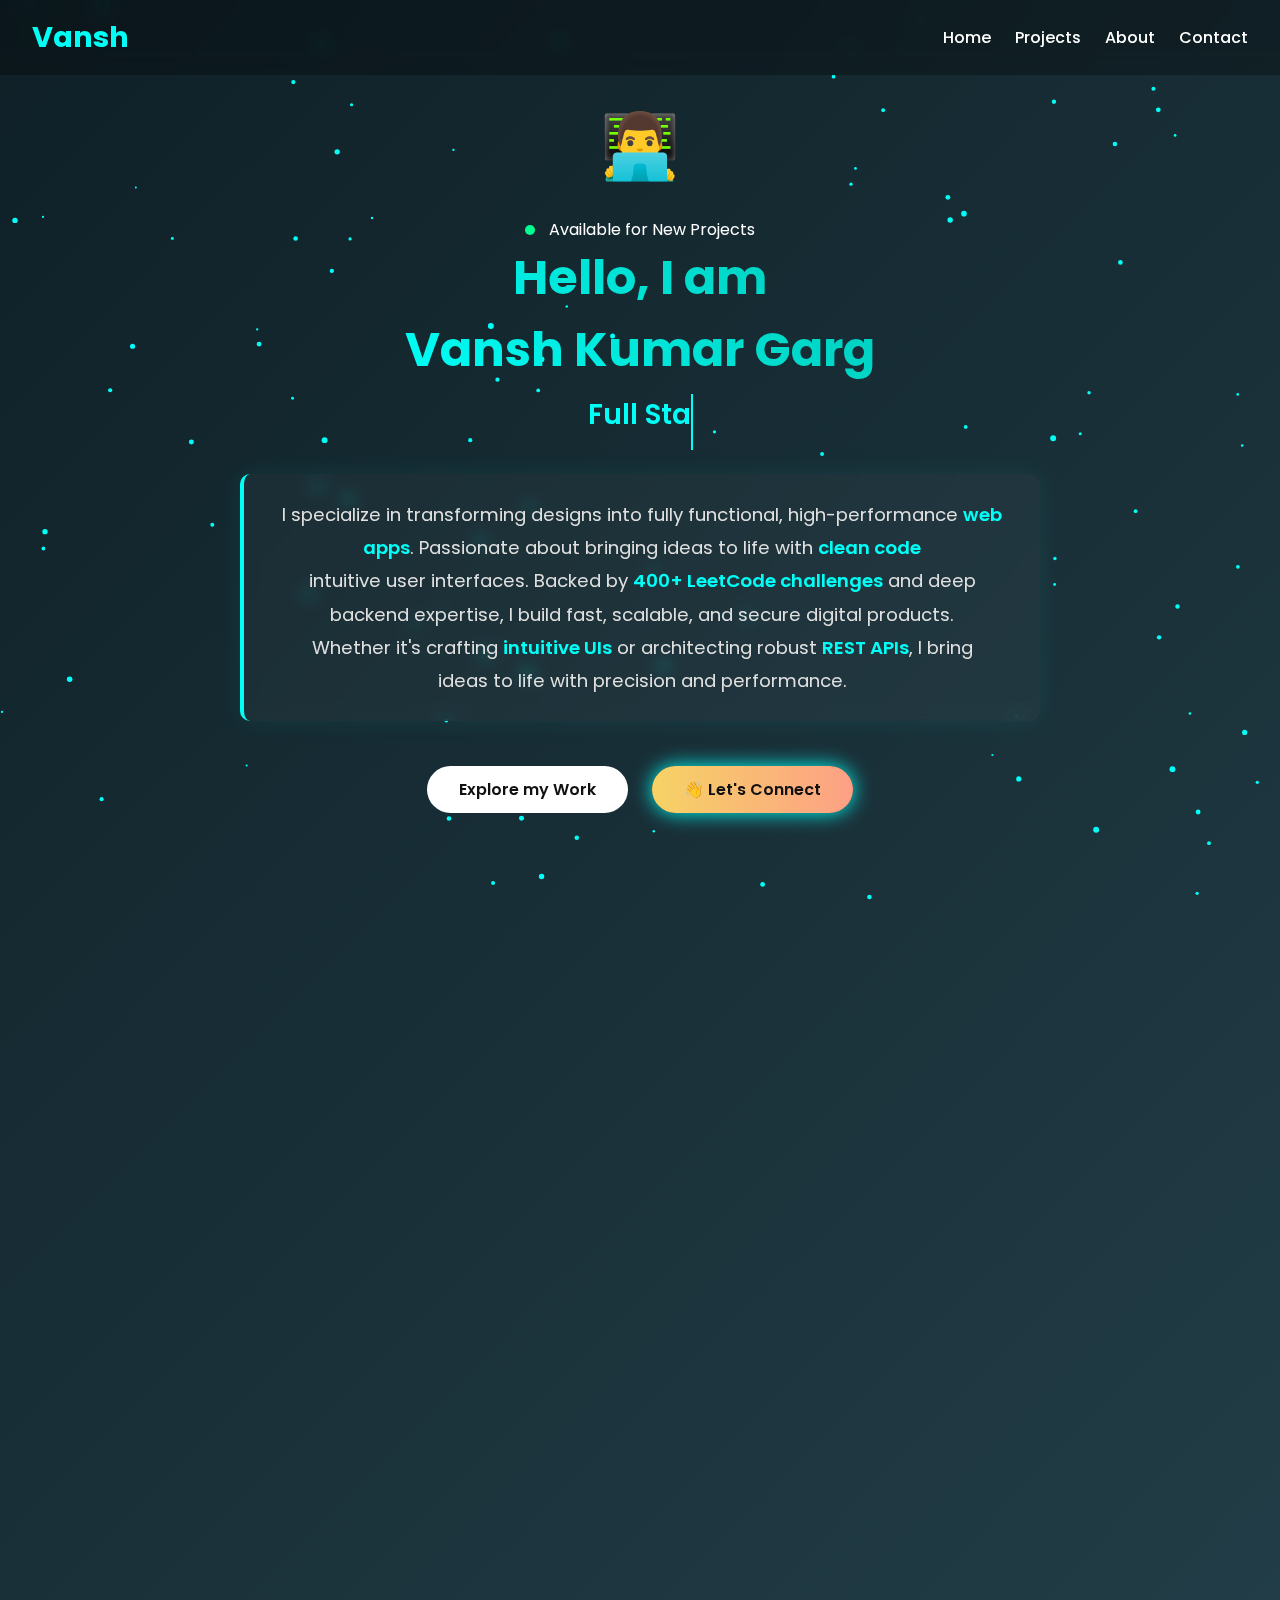
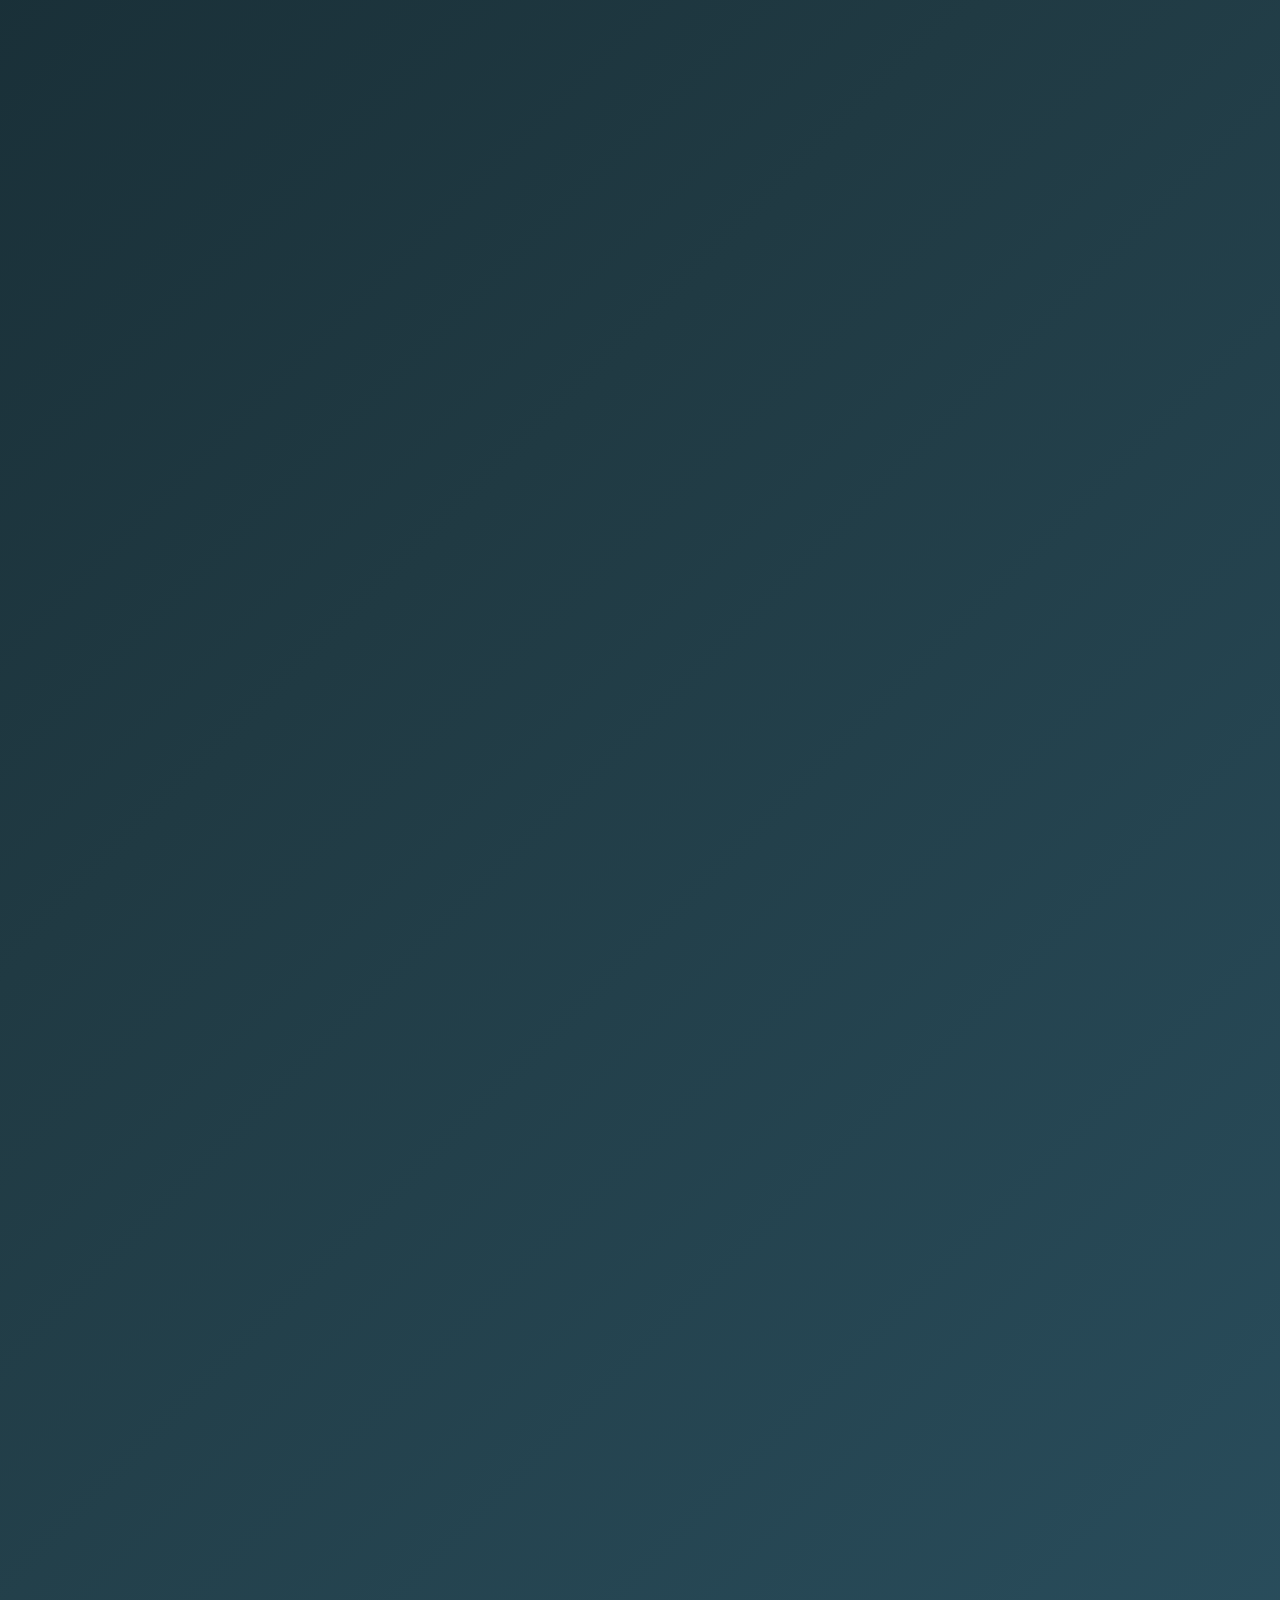
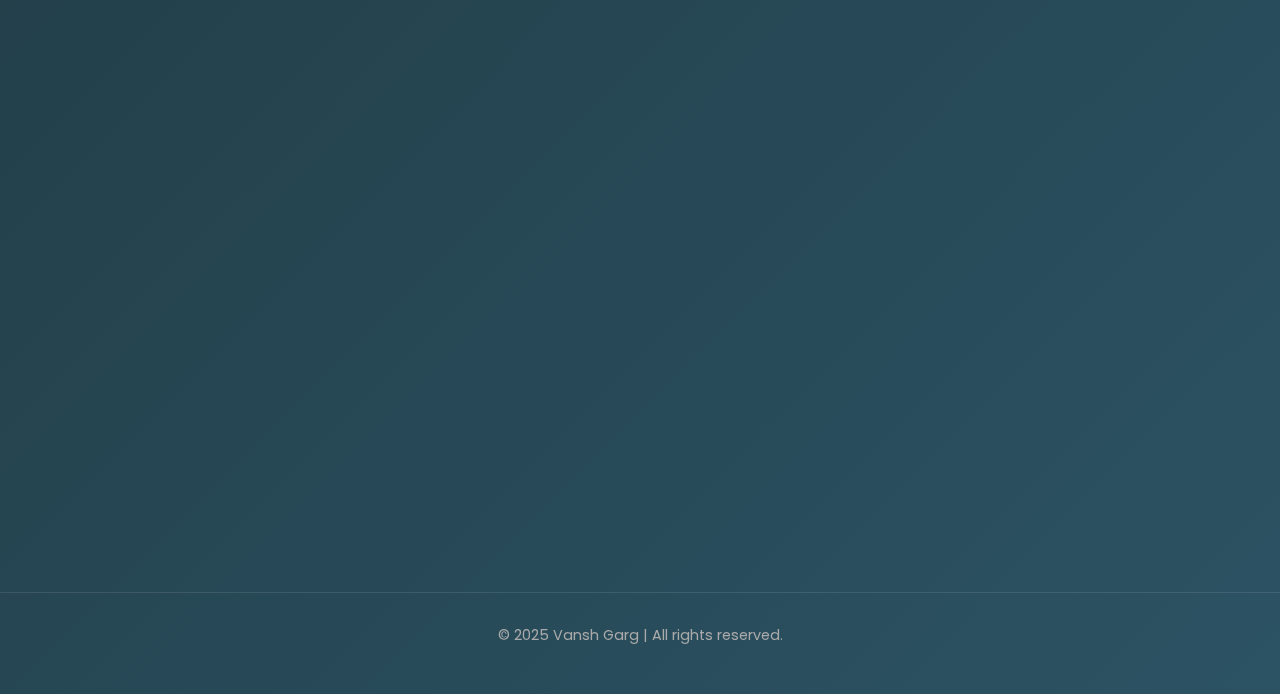
<file: index.html>
<!DOCTYPE html>
<html lang="en">

<head>
    <meta charset="UTF-8" />
    <meta name="viewport" content="width=device-width, initial-scale=1.0" />
    <title>Vansh Garg | Portfolio</title>

    <!-- Google Fonts -->
    <link
        href="https://fonts.googleapis.com/css2?family=Poppins:wght@300;500;700&family=Montserrat:wght@400;600&display=swap"
        rel="stylesheet">

    <!-- Font Awesome -->
    <link rel="stylesheet" href="https://cdnjs.cloudflare.com/ajax/libs/font-awesome/6.4.0/css/all.min.css"
        crossorigin="anonymous" referrerpolicy="no-referrer" />

    <!-- External CSS -->
    <link rel="stylesheet" href="style.css" />
</head>

<body>
    <canvas id="particles"></canvas>

    <nav>
        <div class="logo">Vansh</div>
        <ul class="nav-links">
            <li><a href="#home">Home</a></li>
            <li><a href="#projects">Projects</a></li>
            <li><a href="#toolbox">About</a></li>
            <li><a href="#contact">Contact</a></li>
        </ul>
    </nav>

    <section id="home" class="hero">
        <div style="font-size: 4rem; margin-bottom: 1.5rem;">👨‍💻</div>
        <div class="availability-badge">
            <span class="dot"></span>
            <span>Available for New Projects</span>
        </div>
        <h1>Hello, I am <br> Vansh Kumar Garg</h1>
        <h2 class="typing"></h2>

        <p class="bio">
            I specialize in transforming designs into fully functional, high-performance <span class="highlight">web
                apps</span>.
            Passionate about bringing ideas to life with <span class="highlight">clean code</span> <br /> intuitive user
            interfaces.
            Backed by <span class="highlight">400+ LeetCode challenges</span> and deep backend expertise, I build fast,
            scalable, and secure digital products.<br>
            Whether it's crafting <span class="highlight">intuitive UIs</span> or architecting robust <span
                class="highlight">REST APIs</span>, I bring<br /> ideas to life with precision and performance.
        </p>

        <div class="buttons">
            <a href="#projects" class="btn white">Explore my Work</a>
            <a href="#contact" class="btn gradient">👋 Let's Connect</a>
        </div>
    </section>

    <!-- Projects -->
    <section id="projects">
        <h1 class="section-subtitle">PROJECTS</h1>
        <h1 class="section-title">What I've Built</h1>

        <div class="project-wrapper">
            <!-- Row 1 -->
            <div class="project-row row-1">
                <!-- Project 1 -->
                <div class="card-wrapper">
                    <div class="flip-card">
                        <div class="flip-inner">
                            <div class="flip-front">
                                <img src="./Images/movietix.png" alt="MovieTix Screenshot">
                                <div class="flip-front-content">
                                    <h3>MovieTix</h3>
                                    <p class="project-tags">React · Node.js · Express · MongoDB · Stripe · Clerk
                                    </p>
                                </div>
                            </div>
                            <div class="flip-back">
                                <h3>MovieTix</h3>
                                <!-- <p class="project-tags">React · Node.js · MongoDB · Stripe</p> -->
                                <p class="project-desc">A full-stack movie ticket booking platform with real-time seat
                                    selection, secure Stripe payments, and responsive UI.
                                    Features include user authentication (Clerk), automated booking confirmations via
                                    webhooks, and admin dashboard control.</p>
                                <div class="card-buttons">
                                    <a href="https://github.com/VKGarg7/MovieTix" class="btn" target="_blank"> <i
                                            class="fab fa-github"></i>GitHub</a>
                                    <a href="https://movietix-rho.vercel.app/" class="btn btn-secondary"
                                        target="_blank"><i class="fas fa-external-link-alt"></i>Live</a>
                                </div>
                            </div>
                        </div>
                    </div>
                </div>

                <!-- Project 2 -->
                <div class="card-wrapper">
                    <div class="flip-card">
                        <div class="flip-inner">
                            <div class="flip-front">
                                <img src="./Images/food-delivery.webp" alt="Food_Delivery_Website Screenshot">
                                <div class="flip-front-content">
                                    <h3>Food Delivery</h3>
                                    <p class="project-tags">React · Redux Toolkit · Node.js · Express · MongoDB · Stripe
                                    </p>
                                </div>
                            </div>
                            <div class="flip-back">
                                <h3>Food Delivery Website</h3>
                                <p class="project-desc">A full-stack food delivery app with real-time menu updates,
                                    secure checkout, user roles for customers/restaurants/delivery agents, and Stripe
                                    payment integration..</p>
                                <div class="card-buttons">
                                    <a href="https://github.com/VKGarg7/Food_Delivery_Website" class="btn"
                                        target="_blank"><i class="fab fa-github"></i>GitHub</a>
                                    <a href="https://food-delivery-website-one-chi.vercel.app/" class="btn btn-secondary" target="_blank"><i
                                            class="fas fa-external-link-alt"></i>Live</a>
                                </div>
                            </div>
                        </div>
                    </div>
                </div>

                <!-- Project 3 -->
                <div class="card-wrapper">
                    <div class="flip-card">
                        <div class="flip-inner">
                            <div class="flip-front">
                                <img src="./Images/ecom.png" alt="E-Commerce Screenshot">
                                <div class="flip-front-content">
                                    <h3>E-Commerce</h3>
                                    <p class="project-tags">HTML · CSS · JavaScript · React · Tailwind</p>
                                </div>
                            </div>
                            <div class="flip-back">
                                <h3>E-Commerce Website</h3>
                                <p class="project-desc">A responsive e-commerce front-end featuring product listings,
                                    category views, and promotional displays. Designed for mobile-first experiences with
                                    admin controls for real-time product updates.</p>
                                <div class="card-buttons">
                                    <a href="https://github.com/VKGarg7/E-commerce-website" class="btn"
                                        target="_blank"><i class="fab fa-github"></i>GitHub</a>
                                    <a href="https://vkgarg7.github.io/E-commerce-website/" class="btn btn-secondary"
                                        target="_blank"><i class="fas fa-external-link-alt"></i>Live</a>
                                </div>
                            </div>
                        </div>
                    </div>
                </div>


            </div>

            <!-- Row 2 -->
            <div class="project-row row-2">

                <!-- Project 3
                <div class="card-wrapper">
                    <div class="flip-card">
                        <div class="flip-inner">
                            <div class="flip-front">
                                <img src="./Images/ecom.png" alt="E-Commerce Screenshot">
                                <div class="flip-front-content">
                                    <h3>E-Commerce</h3>
                                    <p class="project-tags">HTML · CSS · JavaScript · React · Tailwind</p>
                                </div>
                            </div>
                            <div class="flip-back">
                                <h3>E-Commerce Website</h3>
                                <p class="project-desc">A responsive e-commerce front-end featuring product listings,
                                    category views, and promotional displays. Designed for mobile-first experiences with
                                    admin controls for real-time product updates.</p>
                                <div class="card-buttons">
                                    <a href="https://github.com/VKGarg7/E-commerce-website" class="btn"
                                        target="_blank"><i class="fab fa-github"></i>GitHub</a>
                                    <a href="https://vkgarg7.github.io/E-commerce-website/" class="btn btn-secondary"
                                        target="_blank"><i class="fas fa-external-link-alt"></i>Live</a>
                                </div>
                            </div>
                        </div>
                    </div>
                </div> -->

                <!-- Project 4 -->
                <div class="card-wrapper">
                    <div class="flip-card">
                        <div class="flip-inner">
                            <div class="flip-front">
                                <img src="./Images/amazon.png" alt="Amazon Clone Screenshot">
                                <div class="flip-front-content">
                                    <h3>Amazon Clone</h3>
                                    <p class="project-tags">HTML · CSS </p>
                                </div>
                            </div>
                            <div class="flip-back">
                                <h3>Amazon Clone</h3>
                                <p class="project-desc">A responsive front-end clone of Amazon featuring a clean product
                                    layout, navbar, and hover interactions. Designed for UI replication using semantic
                                    HTML and modern CSS techniques.</p>
                                <div class="card-buttons">
                                    <a href="https://github.com/VKGarg7/amazon-clone" class="btn" target="_blank"><i class="fab fa-github"></i>GitHub</a>
                                    <a href="https://vkgarg7.github.io/amazon-clone/" class="btn btn-secondary" target="_blank"><i class="fas fa-external-link-alt"></i>Live</a>
                                </div>
                            </div>
                        </div>
                    </div>
                </div>

            </div>
    </section>

    <!-- About -->
    <section class="about-section" id="toolbox">
        <h2 class="section-title">About Me</h2>
        <h1 class="section-title">Passionate Full Stack Developer</h1>
        <p class="section-desc">
            I'm a passionate MERN Stack Developer who enjoys architecting seamless digital experiences from frontend
            interfaces to robust backend systems.
            I’ve built multiple end-to-end applications involving real-time features, secure payments, and role-based
            dashboards.
            Currently pursuing Computer Science and Business Systems at Thapar Institute, with a strong focus on
            practical learning through projects and coding challenges.
        </p>
        <h3 class="tools-title">My Toolbox</h3>
        <div class="toolbox-box">
            <div class="toolbox-wrapper">
                <div class="toolbox-row">
                    <div class="tool-card"><i class="fab fa-react"></i><span>React</span></div>
                    <div class="tool-card"><i class="fab fa-node-js"></i><span>Node.js</span></div>
                    <div class="tool-card"><i class="fas fa-database"></i><span>MongoDB</span></div>
                    <div class="tool-card"><i class="fab fa-js-square"></i><span>JavaScript</span></div>
                    <div class="tool-card"><i class="fab fa-html5"></i><span>HTML5</span></div>
                    <div class="tool-card"><i class="fab fa-css3-alt"></i><span>CSS3</span></div>
                    <div class="tool-card"><i class="fas fa-code"></i><span>Express.js</span></div>
                    <div class="tool-card"><i class="fas fa-lock"></i><span>JWT</span></div>
                    <div class="tool-card"><i class="fas fa-user-shield"></i><span>Clerk</span></div>
                    <div class="tool-card"><i class="fab fa-stripe-s"></i><span>Stripe API</span></div>
                    <div class="tool-card"><i class="fas fa-random"></i><span>RESTful APIs</span></div>
                    <div class="tool-card"><i class="fas fa-project-diagram"></i><span>Mongoose</span></div>
                    <div class="tool-card"><i class="fab fa-github"></i><span>GitHub</span></div>
                    <div class="tool-card"><i class="fas fa-terminal"></i><span>Postman</span></div>
                    <div class="tool-card"><i class="fab fa-figma"></i><span>Figma</span></div>
                    <div class="tool-card"><i class="fas fa-server"></i><span>Vercel</span></div>
                    <div class="tool-card"><i class="fas fa-code-branch"></i><span>Git</span></div>
                    <div class="tool-card"><i class="fas fa-vial"></i><span>VS Code</span></div>
                    <div class="tool-card"><i class="fas fa-wind"></i><span>Tailwind CSS</span></div>
                    <div class="tool-card"><i class="fas fa-exchange-alt"></i><span>Redux Toolkit</span></div>
                    <div class="tool-card"><i class="fas fa-icons"></i><span>Lucide Icons</span></div>
                    <div class="tool-card"><i class="fas fa-plug"></i><span>Stripe Webhooks</span></div>
                </div>
                <div class="toolbox-row duplicate">
                    <div class="tool-card"><i class="fab fa-react"></i><span>React</span></div>
                    <div class="tool-card"><i class="fab fa-node-js"></i><span>Node.js</span></div>
                    <div class="tool-card"><i class="fas fa-database"></i><span>MongoDB</span></div>
                    <div class="tool-card"><i class="fab fa-js-square"></i><span>JavaScript</span></div>
                    <div class="tool-card"><i class="fab fa-html5"></i><span>HTML5</span></div>
                    <div class="tool-card"><i class="fab fa-css3-alt"></i><span>CSS3</span></div>
                    <div class="tool-card"><i class="fas fa-code"></i><span>Express.js</span></div>
                    <div class="tool-card"><i class="fas fa-lock"></i><span>JWT</span></div>
                    <div class="tool-card"><i class="fas fa-user-shield"></i><span>Clerk</span></div>
                    <div class="tool-card"><i class="fab fa-stripe-s"></i><span>Stripe API</span></div>
                    <div class="tool-card"><i class="fas fa-random"></i><span>RESTful APIs</span></div>
                    <div class="tool-card"><i class="fas fa-project-diagram"></i><span>Mongoose</span></div>
                    <div class="tool-card"><i class="fab fa-github"></i><span>GitHub</span></div>
                    <div class="tool-card"><i class="fas fa-terminal"></i><span>Postman</span></div>
                    <div class="tool-card"><i class="fab fa-figma"></i><span>Figma</span></div>
                    <div class="tool-card"><i class="fas fa-server"></i><span>Vercel</span></div>
                    <div class="tool-card"><i class="fas fa-code-branch"></i><span>Git</span></div>
                    <div class="tool-card"><i class="fas fa-vial"></i><span>VS Code</span></div>
                    <div class="tool-card"><i class="fas fa-wind"></i><span>Tailwind CSS</span></div>
                    <div class="tool-card"><i class="fas fa-exchange-alt"></i><span>Redux Toolkit</span></div>
                    <div class="tool-card"><i class="fas fa-icons"></i><span>Lucide Icons</span></div>
                    <div class="tool-card"><i class="fas fa-plug"></i><span>Stripe Webhooks</span></div>
                </div>
            </div>
        </div>
    </section>

    <!-- Contact -->
    <section id="contact" class="contact">
        <div class="contact-header">
            <div style="flex:1; min-width: 250px;">
                <h2 class="contact-h2">Let's create something amazing
                    together</h2>
                <p class="contact-p">Ready to bring your next project to life? Let's connect and
                    discuss how I can help you achieve your goals.</p>
            </div>
            <div class="contact-div">
                <a href="./Images/VANSH_Resume_SDE.pdf" target="_blank" class="contact-a">
                    My Resume &nbsp;<i class="fas fa-arrow-up-right-from-square"></i>
                </a>
            </div>

        </div>
        <hr class="divider" />


        <div class="contact-socials">
            <a href="mailto:ivansh.garg4@gmail.com"><i class="fas fa-envelope"></i> Email</a>
            <a href="https://github.com/VKGarg7" target="_blank"><i class="fab fa-github"></i> GitHub</a>
            <a href="https://linkedin.com/in/vansh-garg-bb5060202/" target="_blank"><i class="fab fa-linkedin"></i>
                LinkedIn</a>
            <a href="https://leetcode.com/VKGarg/" target="_blank"><i class="fas fa-code"></i> LeetCode</a>
        </div>
        <div class="tech-signature">
            <span>Made with 💙 using React, Tailwind, and ❤️ for code.</span>
        </div>
        <p class="contact-quote">“Clean code. Great UX. Real results.”</p>

        <p class="type-text">Open to Freelance · Remote · Internships · Full-Time</p>
        <a href="#home" class="scroll-up"><i class="fas fa-arrow-up"></i></a>


    </section>

    <!-- Footer -->
    <footer class="social-footer">
        <p>© 2025 Vansh Garg | All rights reserved.</p>
    </footer>

    <!-- JS -->
    <script src="index.js"></script>
</body>


</html>
</file>
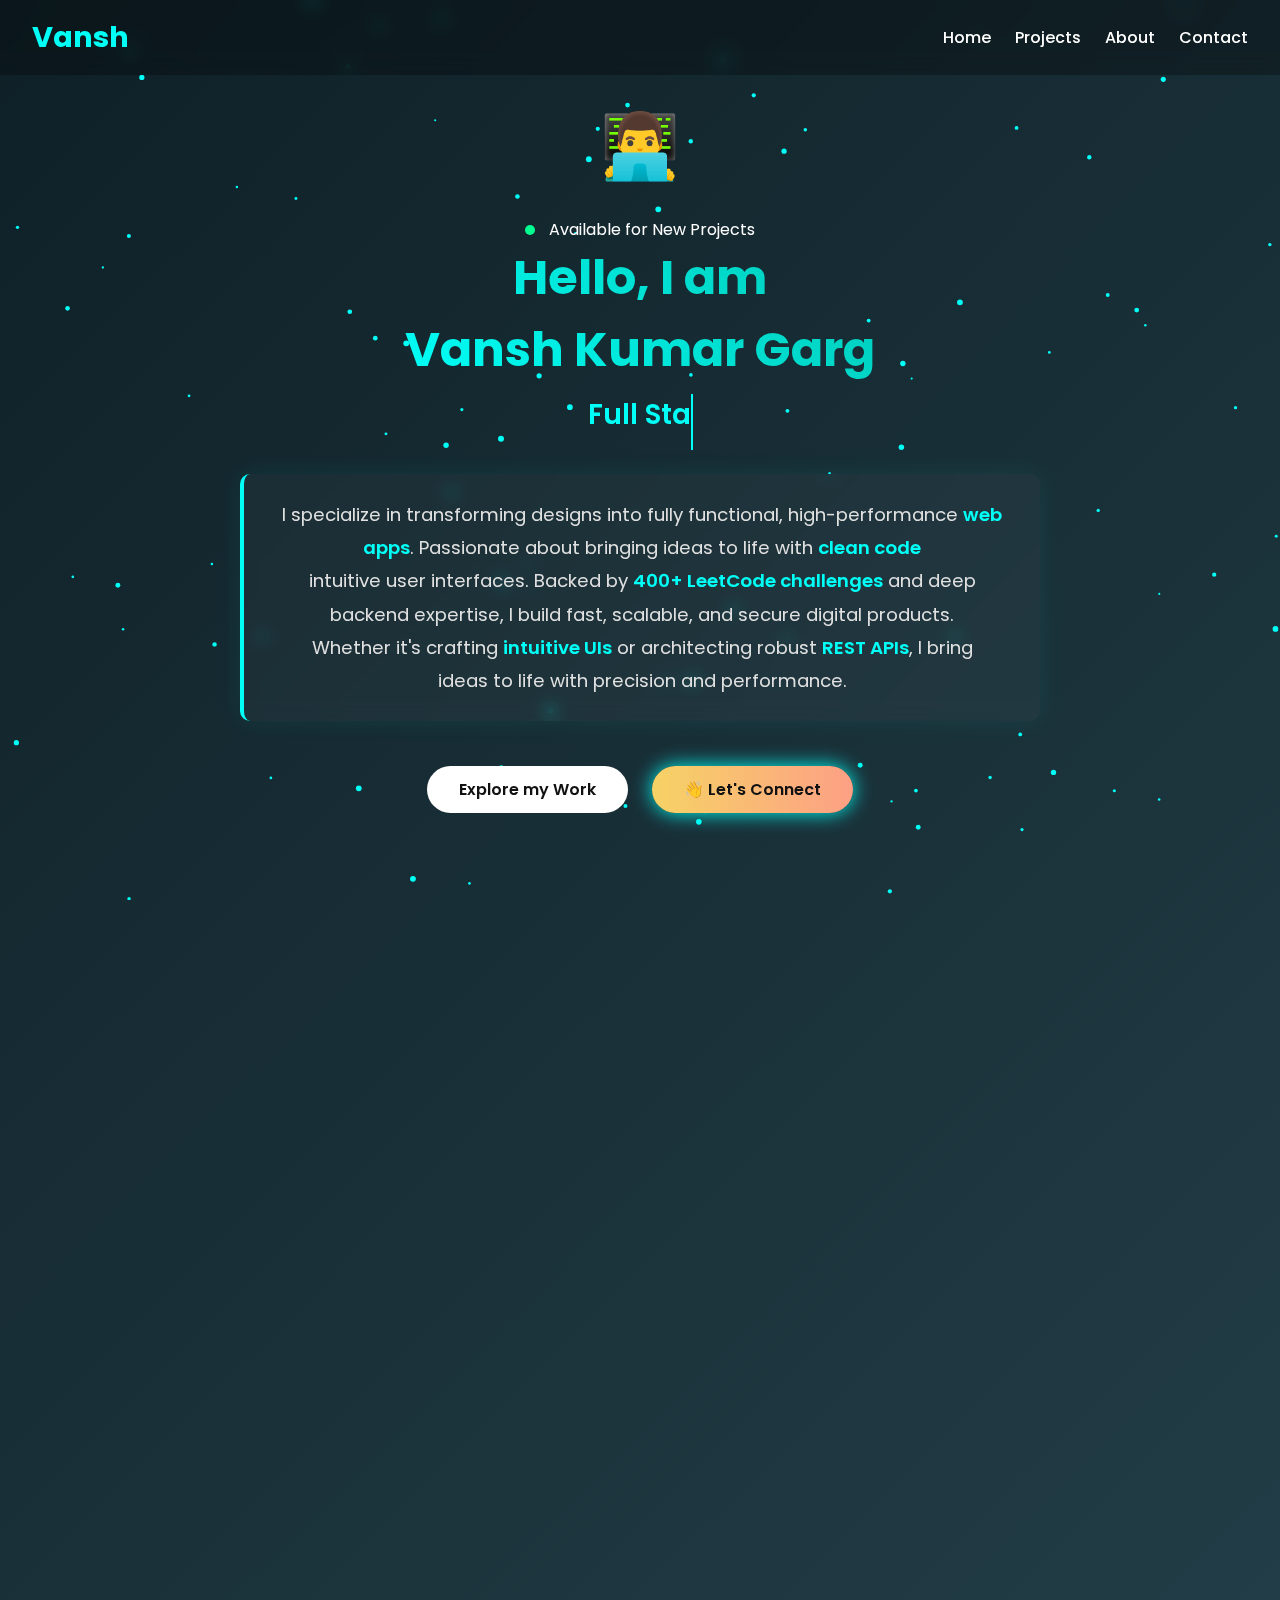
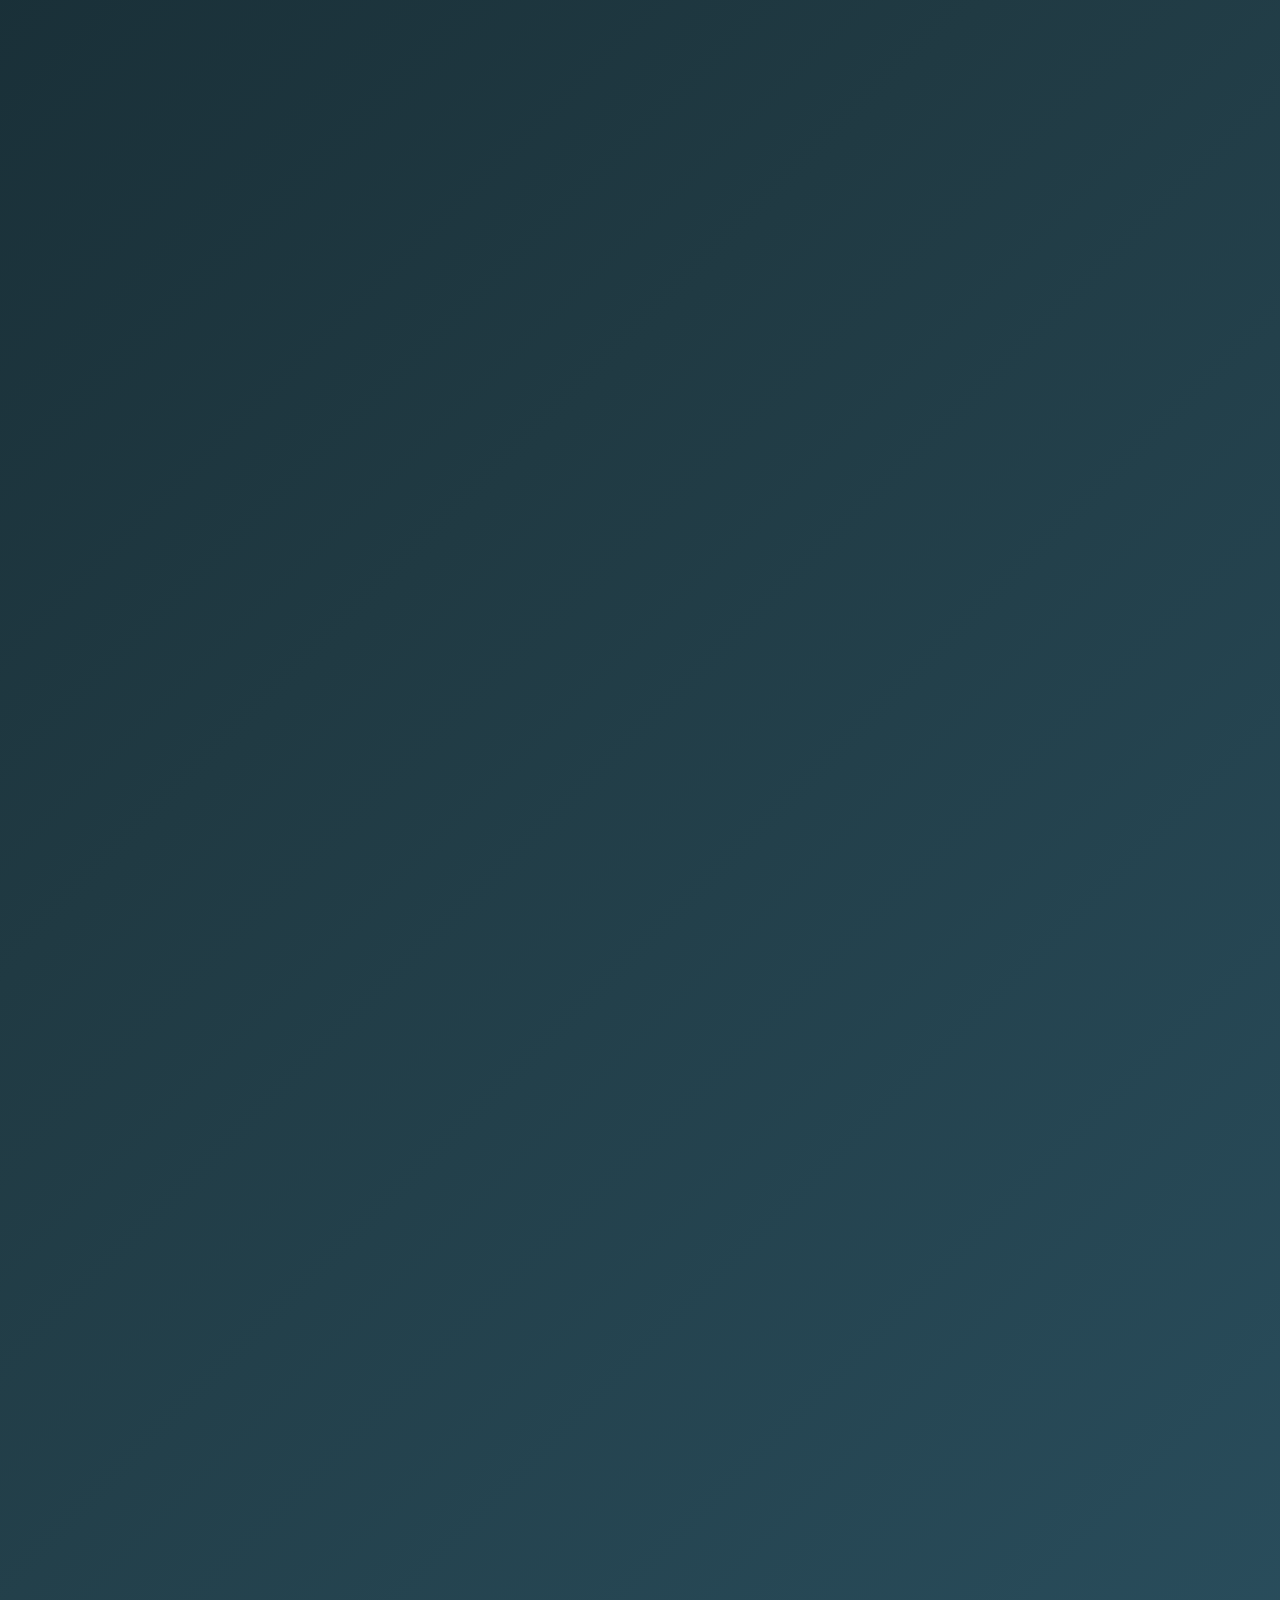
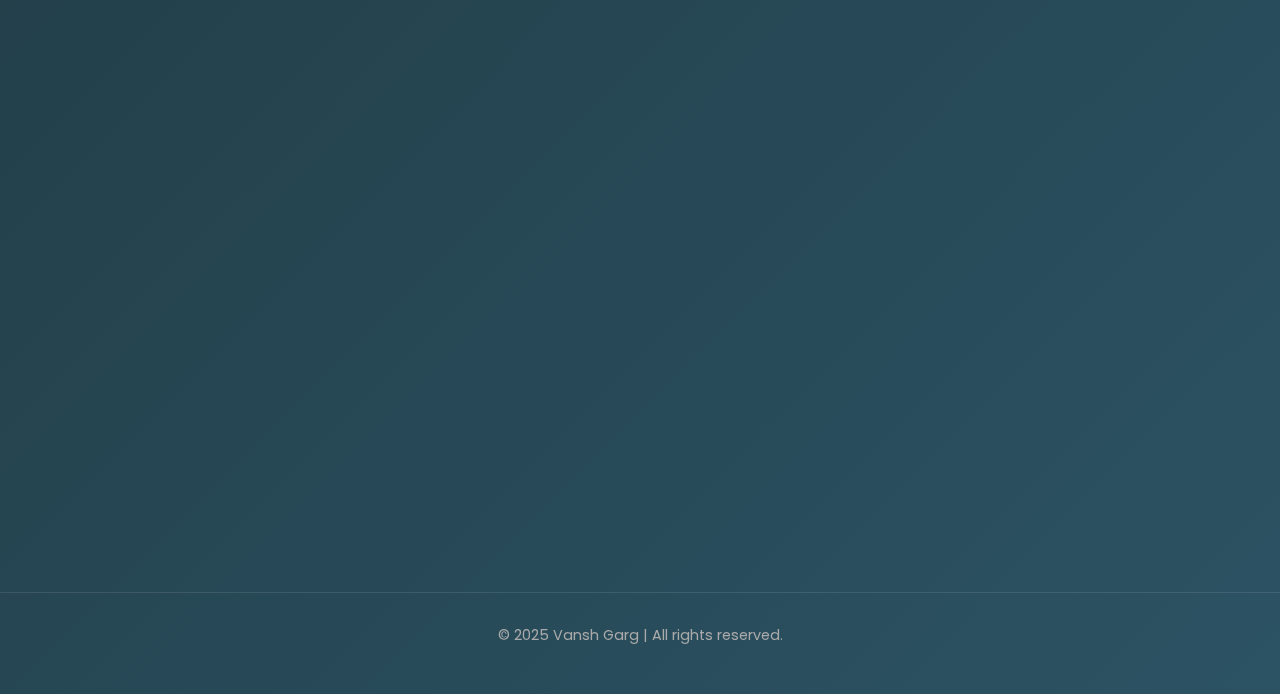
<file: 1.html>
<!DOCTYPE html>
<html lang="en">

<head>
    <meta charset="UTF-8" />
    <meta name="viewport" content="width=device-width, initial-scale=1.0" />
    <title>Vansh Garg | Portfolio</title>

    <!-- Google Fonts -->
    <link
        href="https://fonts.googleapis.com/css2?family=Poppins:wght@300;500;700&family=Montserrat:wght@400;600&display=swap"
        rel="stylesheet">

    <!-- Font Awesome -->
    <link rel="stylesheet" href="https://cdnjs.cloudflare.com/ajax/libs/font-awesome/6.4.0/css/all.min.css"
        crossorigin="anonymous" referrerpolicy="no-referrer" />

    <!-- External CSS -->
    <link rel="stylesheet" href="1.css" />
</head>

<body>
    <canvas id="particles"></canvas>

    <nav>
        <div class="logo">Vansh</div>
        <ul class="nav-links">
            <li><a href="#home">Home</a></li>
            <li><a href="#projects">Projects</a></li>
            <li><a href="#toolbox">About</a></li>
            <li><a href="#contact">Contact</a></li>
        </ul>
    </nav>

    <section id="home" class="hero">
        <div style="font-size: 4rem; margin-bottom: 1.5rem;">👨‍💻</div>
        <div class="availability-badge">
            <span class="dot"></span>
            <span>Available for New Projects</span>
        </div>
        <h1>Hello, I am <br> Vansh Kumar Garg</h1>
        <h2 class="typing"></h2>

        <p class="bio">
            I specialize in transforming designs into fully functional, high-performance <span class="highlight">web
                apps</span>.
            Passionate about bringing ideas to life with <span class="highlight">clean code</span> <br /> intuitive user
            interfaces.
            Backed by <span class="highlight">400+ LeetCode challenges</span> and deep backend expertise, I build fast,
            scalable, and secure digital products.<br>
            Whether it's crafting <span class="highlight">intuitive UIs</span> or architecting robust <span
                class="highlight">REST APIs</span>, I bring<br /> ideas to life with precision and performance.
        </p>

        <div class="buttons">
            <a href="#projects" class="btn white">Explore my Work</a>
            <a href="#contact" class="btn gradient">👋 Let's Connect</a>
        </div>
    </section>

    <!-- Projects -->
    <section id="projects">
        <h1 class="section-subtitle">PROJECTS</h1>
        <h1 class="section-title">What I've Built</h1>

        <div class="project-wrapper">
            <!-- Row 1 -->
            <div class="project-row row-1">
                <!-- Project 1 -->
                <div class="card-wrapper">
                    <div class="flip-card">
                        <div class="flip-inner">
                            <div class="flip-front">
                                <img src="./Images/movietix.png" alt="MovieTix Screenshot">
                                <div class="flip-front-content">
                                    <h3>MovieTix</h3>
                                    <p class="project-tags">React · Node.js · Express <br />· MongoDB · Stripe · Clerk
                                    </p>
                                </div>
                            </div>
                            <div class="flip-back">
                                <h3>MovieTix</h3>
                                <!-- <p class="project-tags">React · Node.js · MongoDB · Stripe</p> -->
                                <p class="project-desc">A full-stack movie ticket booking platform with real-time seat
                                    selection, secure Stripe payments, and responsive UI.
                                    Features include user authentication (Clerk), automated booking confirmations via
                                    webhooks, and admin dashboard control.</p>
                                <div class="card-buttons">
                                    <a href="https://github.com/VKGarg7/MovieTix" class="btn" target="_blank"> <i
                                            class="fab fa-github"></i>GitHub</a>
                                    <a href="https://movietix-rho.vercel.app/" class="btn btn-secondary"
                                        target="_blank"><i class="fas fa-external-link-alt"></i>Live</a>
                                </div>
                            </div>
                        </div>
                    </div>
                </div>

                <!-- Project 2 -->
                <div class="card-wrapper">
                    <div class="flip-card">
                        <div class="flip-inner">
                            <div class="flip-front">
                                <img src="./Images/food-delivery.webp" alt="Food_Delivery_Website Screenshot">
                                <div class="flip-front-content">
                                    <h3>Food Delivery</h3>
                                    <p class="project-tags">React · Redux Toolkit · Node.js · Express · MongoDB · Stripe
                                    </p>
                                </div>
                            </div>
                            <div class="flip-back">
                                <h3>Food Delivery Website</h3>
                                <p class="project-desc">A full-stack food delivery app with real-time menu updates,
                                    secure checkout, user roles for customers/restaurants/delivery agents, and Stripe
                                    payment integration..</p>
                                <div class="card-buttons">
                                    <a href="https://github.com/VKGarg7/Food_Delivery_Website" class="btn"
                                        target="_blank"><i class="fab fa-github"></i>GitHub</a>
                                    <a class="btn btn-secondary" target="_blank"><i
                                            class="fas fa-external-link-alt"></i>Live</a>
                                </div>
                            </div>
                        </div>
                    </div>
                </div>


            </div>

            <!-- Row 2 -->
            <div class="project-row row-2">

                <!-- Project 3 -->
                <div class="card-wrapper">
                    <div class="flip-card">
                        <div class="flip-inner">
                            <div class="flip-front">
                                <img src="./Images/ecom.png" alt="E-Commerce Screenshot">
                                <div class="flip-front-content">
                                    <h3>E-Commerce</h3>
                                    <p class="project-tags">HTML · CSS · JavaScript · React · Tailwind</p>
                                </div>
                            </div>
                            <div class="flip-back">
                                <h3>E-Commerce Website</h3>
                                <p class="project-desc">A responsive e-commerce front-end featuring product listings,
                                    category views, and promotional displays. Designed for mobile-first experiences with
                                    admin controls for real-time product updates.</p>
                                <div class="card-buttons">
                                    <a href="https://github.com/VKGarg7/E-commerce-website" class="btn"
                                        target="_blank"><i class="fab fa-github"></i>GitHub</a>
                                    <a href="https://vkgarg7.github.io/E-commerce-website/" class="btn btn-secondary"
                                        target="_blank"><i class="fas fa-external-link-alt"></i>Live</a>
                                </div>
                            </div>
                        </div>
                    </div>
                </div>

                <!-- Project 4 -->
                <div class="card-wrapper">
                    <div class="flip-card">
                        <div class="flip-inner">
                            <div class="flip-front">
                                <img src="./Images/amazon.png" alt="Amazon Clone Screenshot">
                                <div class="flip-front-content">
                                    <h3>Amazon Clone</h3>
                                    <p class="project-tags">HTML · CSS </p>
                                </div>
                            </div>
                            <div class="flip-back">
                                <h3>Amazon Clone</h3>
                                <p class="project-desc">A responsive front-end clone of Amazon featuring a clean product
                                    layout, navbar, and hover interactions. Designed for UI replication using semantic
                                    HTML and modern CSS techniques.</p>
                                <div class="card-buttons">
                                    <a href="#" class="btn" target="_blank"><i class="fab fa-github"></i>GitHub</a>
                                    <!-- <a href="#" class="btn btn-secondary" target="_blank"><i class="fas fa-external-link-alt"></i>Live</a> -->
                                </div>
                            </div>
                        </div>
                    </div>
                </div>

            </div>
    </section>

    <!-- About -->
    <section class="about-section" id="toolbox">
        <h2 class="section-title">About Me</h2>
        <h1 class="section-title">Passionate Full Stack Developer</h1>
        <p class="section-desc">
            I'm a passionate MERN Stack Developer who enjoys architecting seamless digital experiences from frontend
            interfaces to robust backend systems.
            I’ve built multiple end-to-end applications involving real-time features, secure payments, and role-based
            dashboards.
            Currently pursuing Computer Science and Business Systems at Thapar Institute, with a strong focus on
            practical learning through projects and coding challenges.
        </p>
        <h3 class="tools-title">My Toolbox</h3>
        <div class="toolbox-box">
            <div class="toolbox-wrapper">
                <div class="toolbox-row">
                    <div class="tool-card"><i class="fab fa-react"></i><span>React</span></div>
                    <div class="tool-card"><i class="fab fa-node-js"></i><span>Node.js</span></div>
                    <div class="tool-card"><i class="fas fa-database"></i><span>MongoDB</span></div>
                    <div class="tool-card"><i class="fab fa-js-square"></i><span>JavaScript</span></div>
                    <div class="tool-card"><i class="fab fa-html5"></i><span>HTML5</span></div>
                    <div class="tool-card"><i class="fab fa-css3-alt"></i><span>CSS3</span></div>
                    <div class="tool-card"><i class="fas fa-code"></i><span>Express.js</span></div>
                    <div class="tool-card"><i class="fas fa-lock"></i><span>JWT</span></div>
                    <div class="tool-card"><i class="fas fa-user-shield"></i><span>Clerk</span></div>
                    <div class="tool-card"><i class="fab fa-stripe-s"></i><span>Stripe API</span></div>
                    <div class="tool-card"><i class="fas fa-random"></i><span>RESTful APIs</span></div>
                    <div class="tool-card"><i class="fas fa-project-diagram"></i><span>Mongoose</span></div>
                    <div class="tool-card"><i class="fab fa-github"></i><span>GitHub</span></div>
                    <div class="tool-card"><i class="fas fa-terminal"></i><span>Postman</span></div>
                    <div class="tool-card"><i class="fab fa-figma"></i><span>Figma</span></div>
                    <div class="tool-card"><i class="fas fa-server"></i><span>Vercel</span></div>
                    <div class="tool-card"><i class="fas fa-code-branch"></i><span>Git</span></div>
                    <div class="tool-card"><i class="fas fa-vial"></i><span>VS Code</span></div>
                    <div class="tool-card"><i class="fas fa-wind"></i><span>Tailwind CSS</span></div>
                    <div class="tool-card"><i class="fas fa-exchange-alt"></i><span>Redux Toolkit</span></div>
                    <div class="tool-card"><i class="fas fa-icons"></i><span>Lucide Icons</span></div>
                    <div class="tool-card"><i class="fas fa-plug"></i><span>Stripe Webhooks</span></div>
                </div>
                <div class="toolbox-row duplicate">
                    <div class="tool-card"><i class="fab fa-react"></i><span>React</span></div>
                    <div class="tool-card"><i class="fab fa-node-js"></i><span>Node.js</span></div>
                    <div class="tool-card"><i class="fas fa-database"></i><span>MongoDB</span></div>
                    <div class="tool-card"><i class="fab fa-js-square"></i><span>JavaScript</span></div>
                    <div class="tool-card"><i class="fab fa-html5"></i><span>HTML5</span></div>
                    <div class="tool-card"><i class="fab fa-css3-alt"></i><span>CSS3</span></div>
                    <div class="tool-card"><i class="fas fa-code"></i><span>Express.js</span></div>
                    <div class="tool-card"><i class="fas fa-lock"></i><span>JWT</span></div>
                    <div class="tool-card"><i class="fas fa-user-shield"></i><span>Clerk</span></div>
                    <div class="tool-card"><i class="fab fa-stripe-s"></i><span>Stripe API</span></div>
                    <div class="tool-card"><i class="fas fa-random"></i><span>RESTful APIs</span></div>
                    <div class="tool-card"><i class="fas fa-project-diagram"></i><span>Mongoose</span></div>
                    <div class="tool-card"><i class="fab fa-github"></i><span>GitHub</span></div>
                    <div class="tool-card"><i class="fas fa-terminal"></i><span>Postman</span></div>
                    <div class="tool-card"><i class="fab fa-figma"></i><span>Figma</span></div>
                    <div class="tool-card"><i class="fas fa-server"></i><span>Vercel</span></div>
                    <div class="tool-card"><i class="fas fa-code-branch"></i><span>Git</span></div>
                    <div class="tool-card"><i class="fas fa-vial"></i><span>VS Code</span></div>
                    <div class="tool-card"><i class="fas fa-wind"></i><span>Tailwind CSS</span></div>
                    <div class="tool-card"><i class="fas fa-exchange-alt"></i><span>Redux Toolkit</span></div>
                    <div class="tool-card"><i class="fas fa-icons"></i><span>Lucide Icons</span></div>
                    <div class="tool-card"><i class="fas fa-plug"></i><span>Stripe Webhooks</span></div>
                </div>
            </div>
        </div>
    </section>

    <!-- Contact -->
    <section id="contact" class="contact">
        <div class="contact-header">
            <div style="flex:1; min-width: 250px;">
                <h2 class="contact-h2">Let's create something amazing
                    together</h2>
                <p class="contact-p">Ready to bring your next project to life? Let's connect and
                    discuss how I can help you achieve your goals.</p>
            </div>
            <div class="contact-div">
                <a href="./Images/VANSH_Resume_SDE.pdf" target="_blank" class="contact-a">
                    My Resume &nbsp;<i class="fas fa-arrow-up-right-from-square"></i>
                </a>
            </div>

        </div>
        <hr class="divider" />


        <div class="contact-socials">
            <a href="mailto:14garg04@gmail.com"><i class="fas fa-envelope"></i> Email</a>
            <a href="https://github.com/VKGarg7" target="_blank"><i class="fab fa-github"></i> GitHub</a>
            <a href="https://linkedin.com/in/vansh-garg-bb5060202/" target="_blank"><i class="fab fa-linkedin"></i>
                LinkedIn</a>
            <a href="https://leetcode.com/VKGarg/" target="_blank"><i class="fas fa-code"></i> LeetCode</a>
        </div>
        <div class="tech-signature">
            <span>Made with 💙 using React, Tailwind, and ❤️ for code.</span>
        </div>
        <p class="contact-quote">“Clean code. Great UX. Real results.”</p>

        <p class="type-text">Open to Freelance · Remote · Internships · Full-Time</p>
        <a href="#home" class="scroll-up"><i class="fas fa-arrow-up"></i></a>


    </section>

    <!-- Footer -->
    <footer class="social-footer">
        <p>© 2025 Vansh Garg | All rights reserved.</p>
    </footer>

    <!-- JS -->
    <script src="1.js"></script>
</body>

</html>
</file>
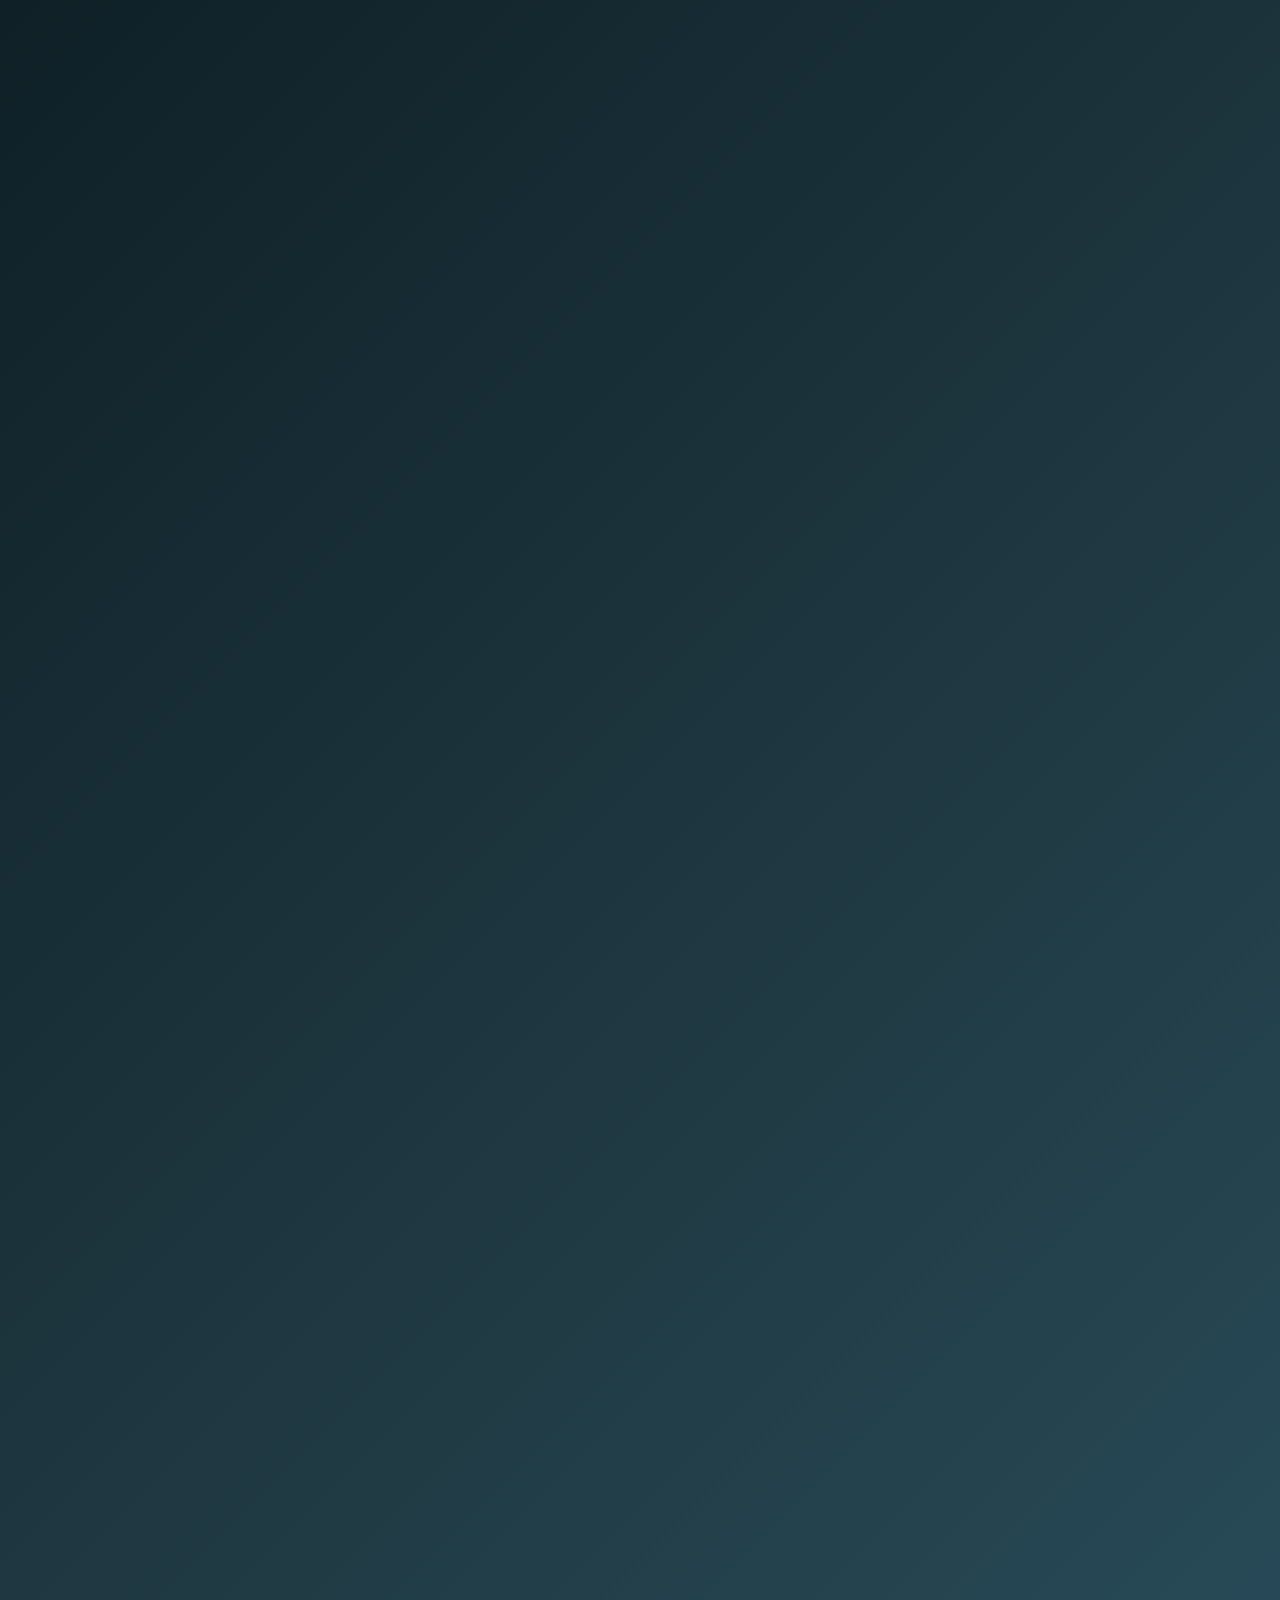
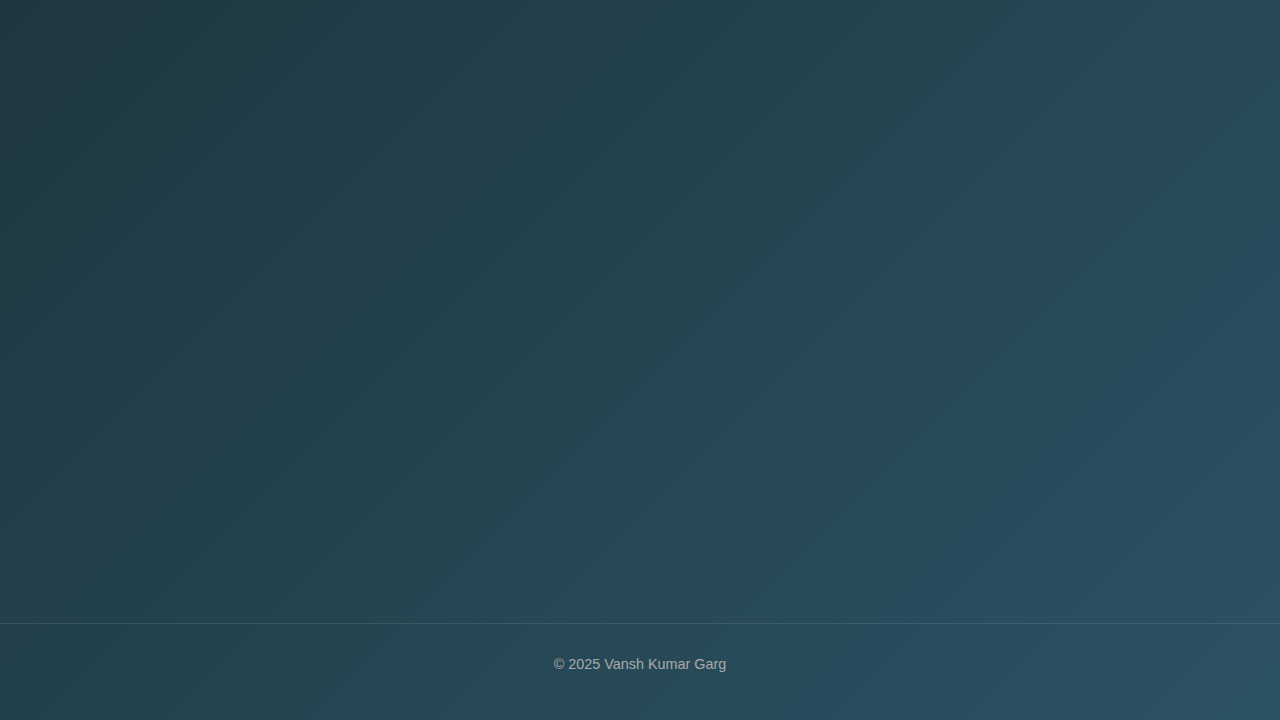
<file: amazon-clone.html>
<!DOCTYPE html>
<html lang="en">

<head>
    <meta charset="UTF-8">
    <meta name="viewport" content="width=device-width, initial-scale=1.0">
    <title>Amazon Clone</title>
    <link rel="stylesheet" href="style.css">
</head>

<body>
    <section class="services" id="services">
        <div class="max-width">
            <h2 class="title">Amazon Clone</h2>
            <div class="serv-content">
                
                <div class="card">
                    <div class="box">
                        <div class="tooltip">
                            <a href="https://github.com/VKGarg7/amazon-clone" target="_blank">
                                <img class="linking" src="./Images/github-logo.svg" />
                            </a>
                            <span class="tooltiptext">Source Code</span>
                        </div>
                        <div class="tooltip">
                            <img class="linking" src="./Images/linking.png" />
                            <span class="tooltiptext">No Demo</span>
                        </div>
                        <img class="mywork" src="Images/amazon.png">
                        <div class="text">Amazon Clone</div>
                        <span class="badge background-css">HTML</span>
                        <span class="badge background-css">CSS</span>
                        <div class="workstext"><span class="workstext2">This Amazon Clone replicates a seamless shopping experience with product listings, user-friendly navigation, and a responsive design.</span></div>
                    </div>
                </div>

                
                
            </div>
        </div>
    </section>
    <footer>
        <p>&copy; 2025 Vansh Kumar Garg</p>
    </footer>
</body>

</html>
</file>
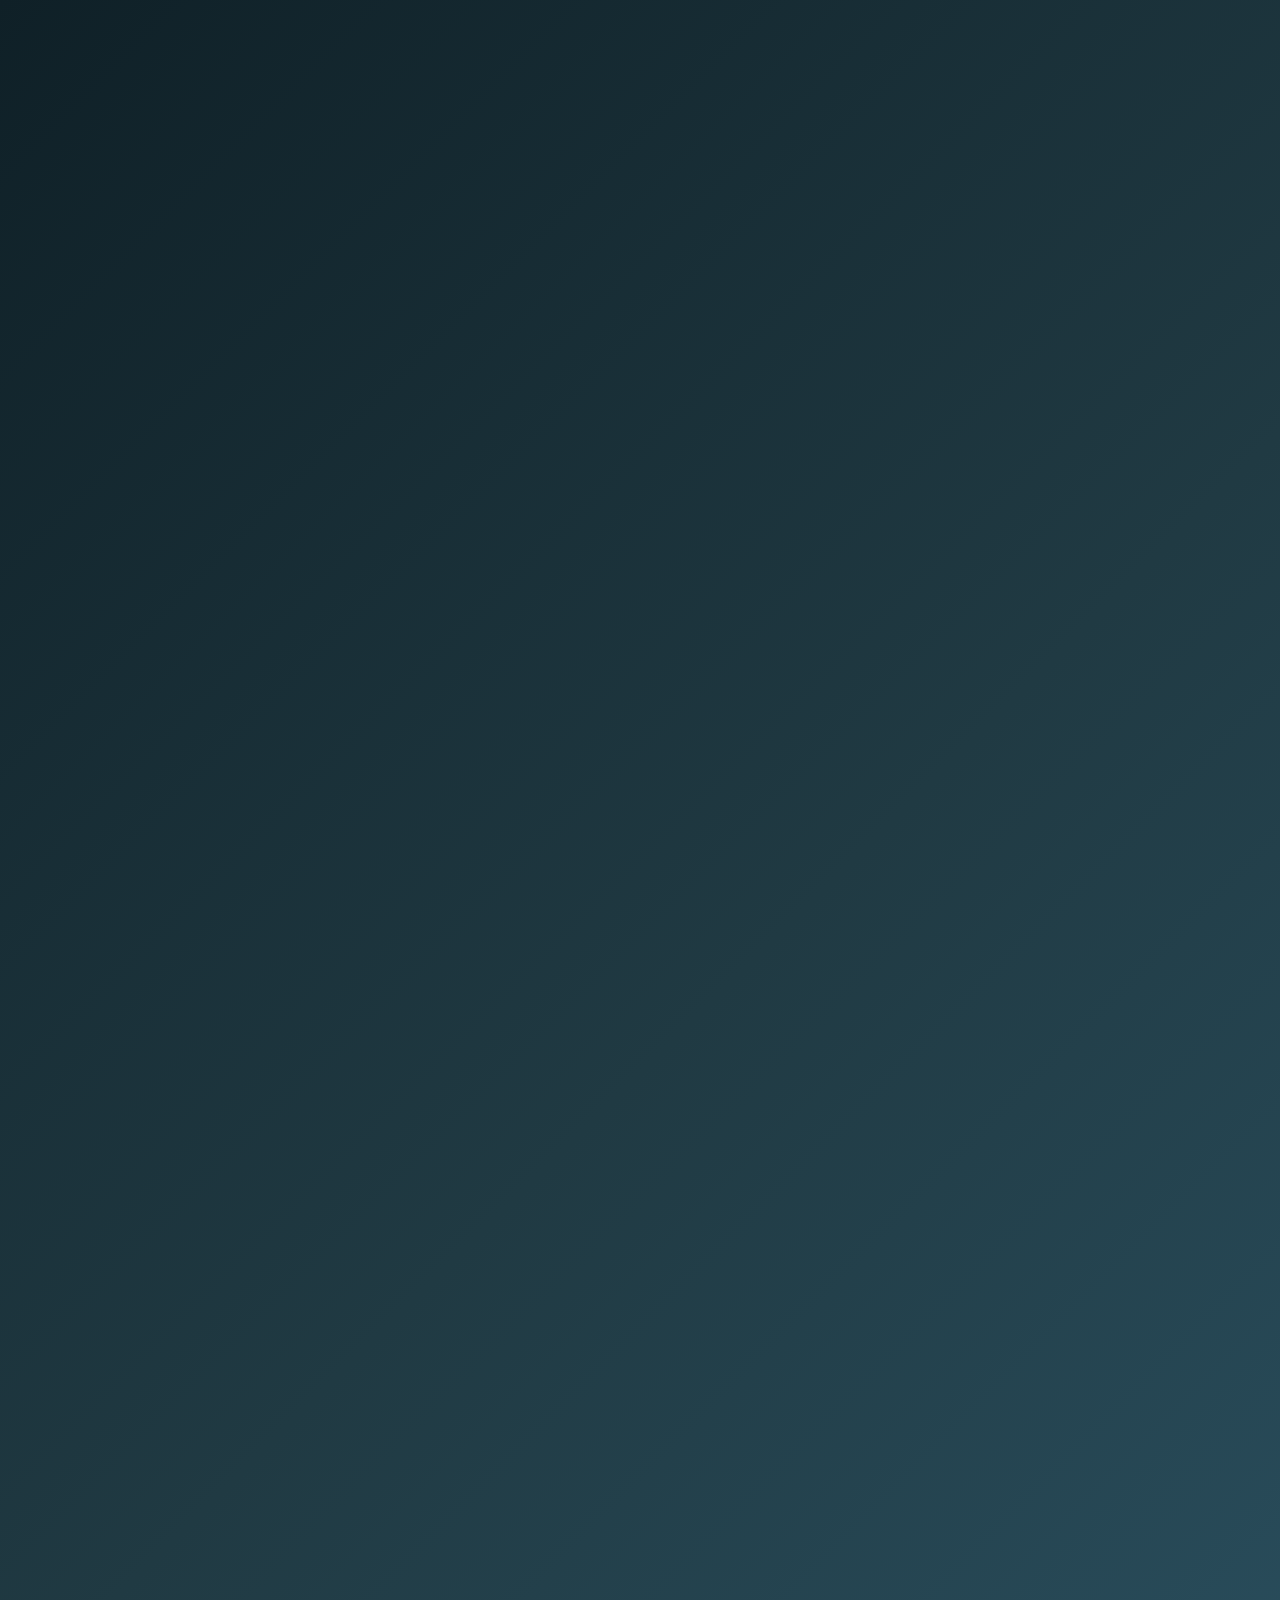
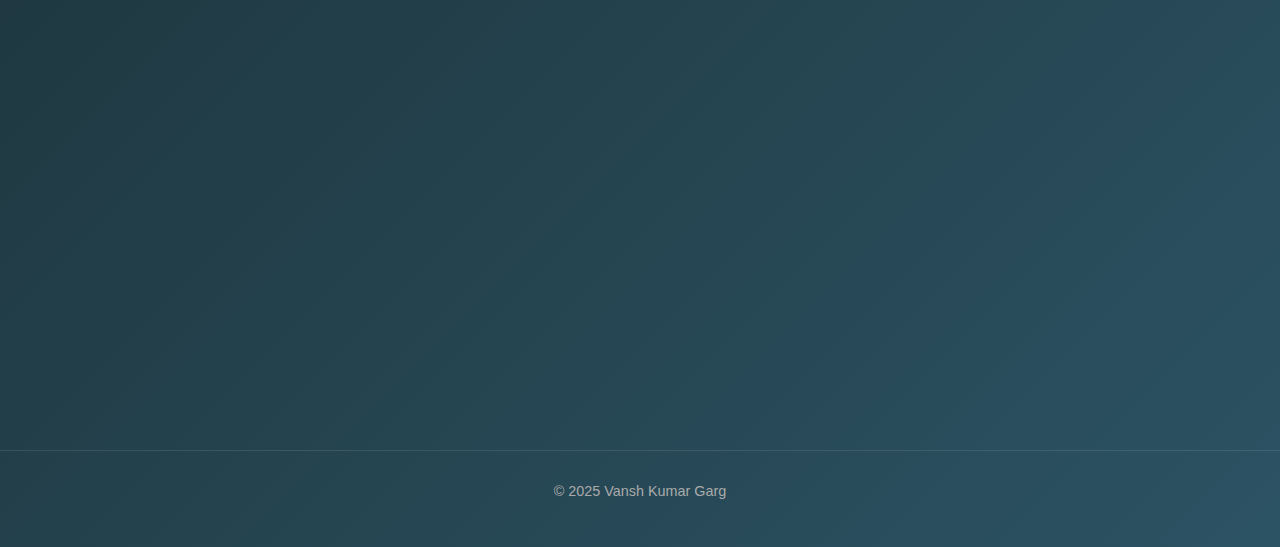
<file: ecommerce.html>
<!DOCTYPE html>
<html lang="en">

<head>
    <meta charset="UTF-8">
    <meta name="viewport" content="width=device-width, initial-scale=1.0">
    <title>E-commerce Website</title>
    <link rel="stylesheet" href="style.css">
</head>

<body>
    <section class="services" id="services">
        <div class="max-width">
            <h2 class="title">E-commerce Website</h2>
            <div class="serv-content">
                
                <div class="card">
                    <div class="box">
                        <div class="tooltip">
                            <a href="https://github.com/VKGarg7/E-commerce-website" target="_blank">
                                <img class="linking" src="./Images/github-logo.svg" />
                            </a>
                            <span class="tooltiptext">Source Code</span>
                        </div>
                        <div class="tooltip">
                            <img class="linking" src="./Images/linking.png" />
                            <span class="tooltiptext">No Demo</span>
                        </div>
                        <img class="mywork" src="Images/E-commerce.png">
                        <div class="text">E-Commerce Website</div>
                        <span class="badge background-css">HTML</span>
                        <span class="badge background-css">CSS</span>
                        <span class="badge background-css">JavaScript</span>
                        <div class="workstext"><span class="workstext2">This E-commerce website provides a seamless shopping experience with an intuitive UI, smooth navigation, and dynamic product displays.</span></div>
                    </div>
                </div>
            </div>
        </div>
        
    </section>
    <footer>
        <p>&copy; 2025 Vansh Kumar Garg</p>
    </footer>
</body>
</html>
</file>
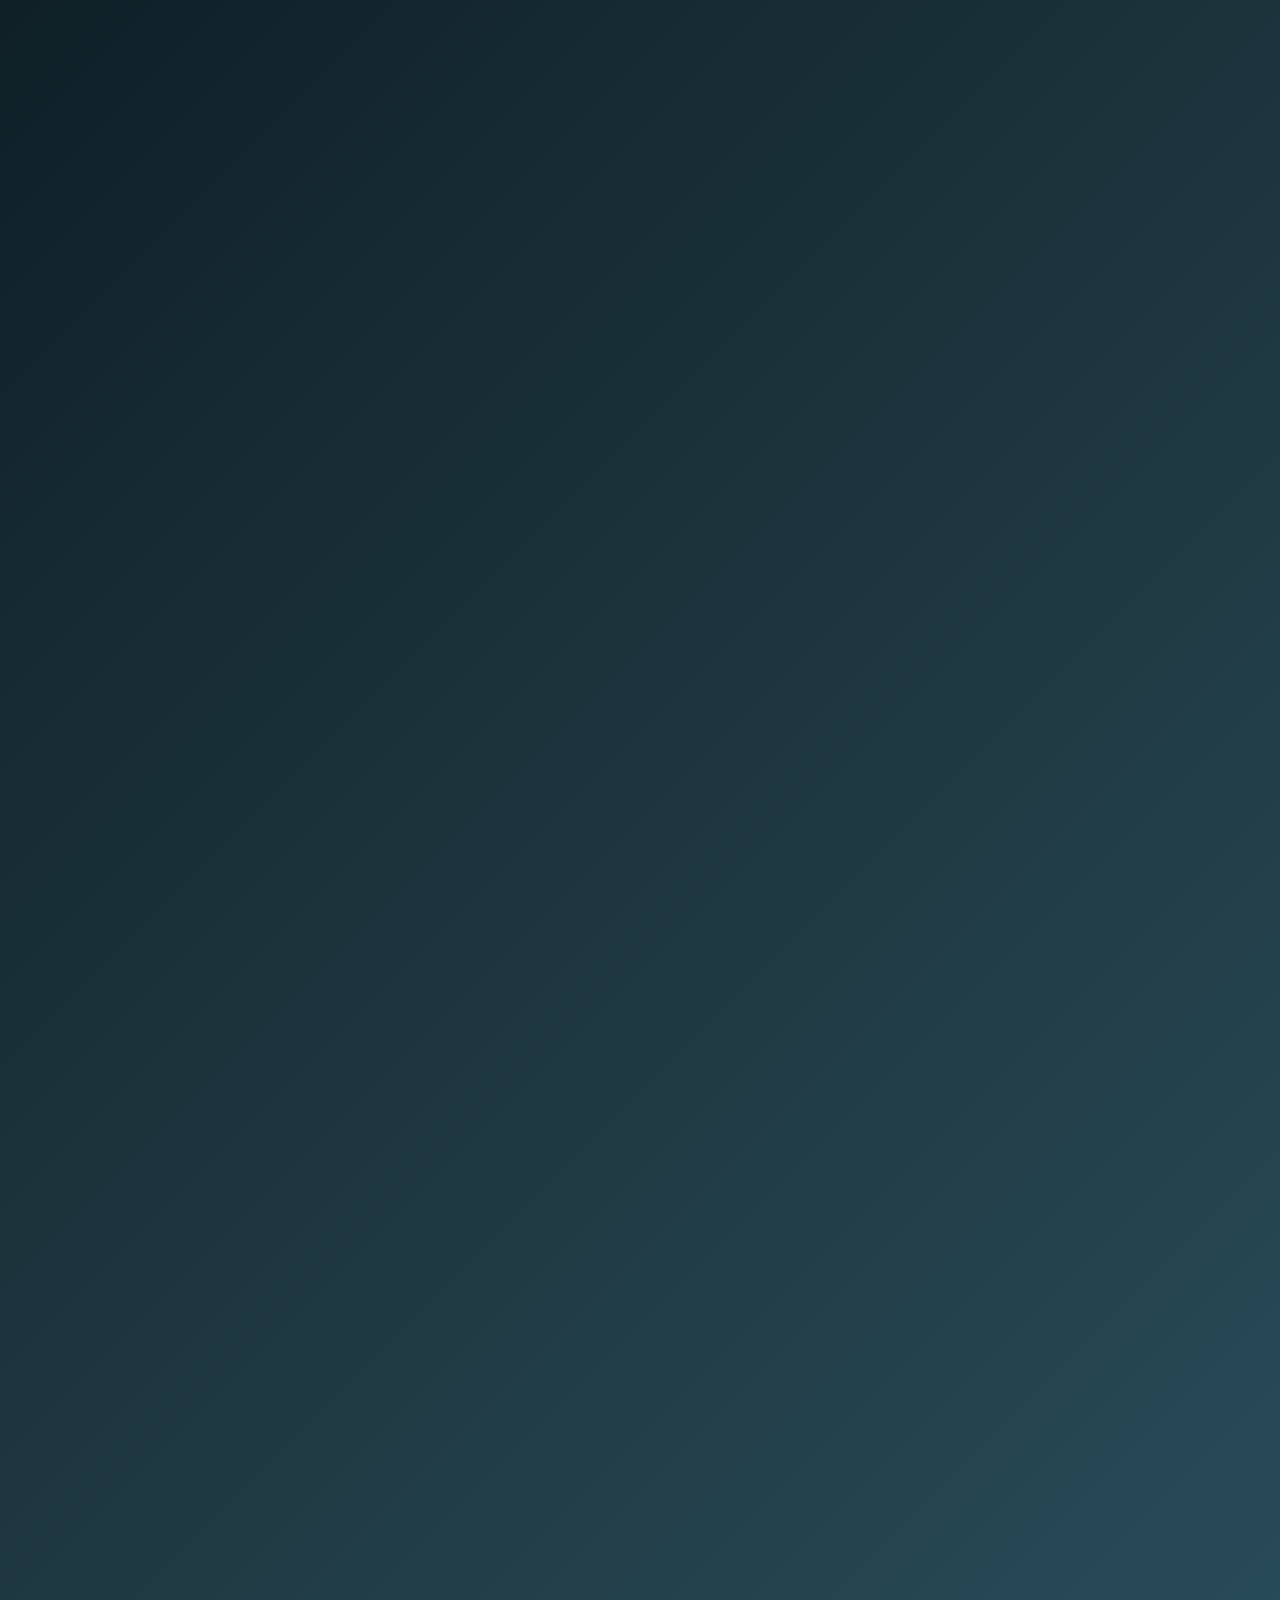
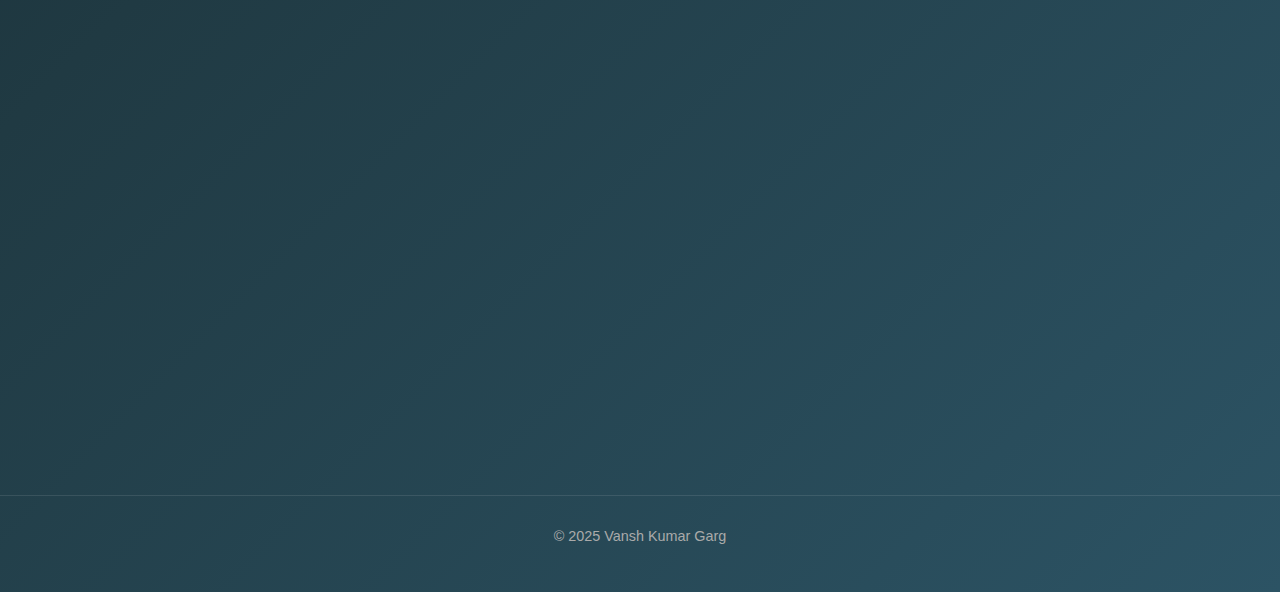
<file: food-app.html>
<!DOCTYPE html>
<html lang="en">

<head>
    <meta charset="UTF-8">
    <meta name="viewport" content="width=device-width, initial-scale=1.0">
    <title>Food-Delivery Website</title>
    <link rel="stylesheet" href="style.css">
</head>

<body>
    <section class="services" id="services">
        <div class="max-width">
            <h2 class="title">Food-Delivery Website</h2>
            <div class="serv-content">
                
                <div class="card">
                    <div class="box">
                        <div class="tooltip">
                            <a href="https://github.com/VKGarg7/Food_Delivery_Website" target="_blank">
                                <img class="linking" src="./Images/github-logo.svg" />
                            </a>
                            <span class="tooltiptext">Source Code</span>
                        </div>
                        <div class="tooltip">
                            <img class="linking" src="./Images/linking.png" />
                            <span class="tooltiptext">No Demo</span>
                        </div>
                        <img class="mywork" src="Images/food.png">
                        <div class="text">Food Delivery Website</div>
                        <span class="badge background-css">React.js</span>
                        <span class="badge background-css">Node.js</span>
                        <span class="badge background-css">MongoDB</span>
                        <span class="badge background-css">Postman</span>
                        <span class="badge background-css">Tailwind CSS</span>
                        <div class="workstext"><span class="workstext2">This Food delivery website secure user sign-up, login, and logout functionality with session
 management to ensure a seamless user experience.</span></div>
                    </div>
                </div>
            </div>
        </div>
        
    </section>
    <footer>
        <p>&copy; 2025 Vansh Kumar Garg</p>
    </footer>
</body>

</html>
</file>
<file: style.css>
/* 
@import url("https://fonts.googleapis.com/css2?family=Poppins:wght@400;500;600;700&family=Ubuntu:wght@400;500;700&display=swap");

* {
  margin: 0;
  padding: 0;
  box-sizing: border-box;
  text-decoration: none;
}
html {
  scroll-behavior: smooth;
}

section {
  padding: 70px 0;
}
.max-width {
  max-width: 100%;
  padding: 0 80px;
  margin: auto;
}
.about,
.services,
.teams,
.contact,
footer {
  font-family: "Poppins", sans-serif;
}
.about .about-content,
.services .serv-content,
.contact .contact-content {
  display: flex;
  flex-wrap: wrap;
  align-items: center;
  justify-content: space-between;
}
section .title {
  position: relative;
  text-align: center;
  font-size: 42px;
  font-weight: 700;
  margin-bottom: 38px;
  padding-bottom: 4px;
  font-family: "Ubuntu", sans-serif;
  text-shadow: 2px 2px 2px #f9ca24;
  transition: 0.3s;
}
section .title:hover {
  font-size: 50px;
  transform: translateY(12px);
}


.navbar {
  position: fixed;
  top: 0;
  width: 100%;
  z-index: 999;
  padding: 10px 0;
  background: rgba(0, 0, 0, 0.85);
  backdrop-filter: blur(10px);
  box-shadow: 0 2px 4px rgba(0, 0, 0, 0.1);
  font-family: "Ubuntu", sans-serif;
  transition: all 0.3s ease;
}

.navbar .max-width {
  display: flex;
  align-items: center;
  justify-content: space-between;
  padding: 0 50px;
}

.navbar .menu {
  display: flex;
  align-items: center;
}

.navbar .menu li {
  list-style: none;
  margin-left: 25px;
}

.navbar .menu li a {
  display: block;
  color: #fff;
  font-size: 20px;
  font-weight: 500;
  padding: 10px 15px;
  border-radius: 30px;
  transition: background 0.3s ease, color 0.3s ease;
}

.navbar .menu li a:hover {
  color: #fff;
  background: #f9ca24;
  box-shadow: 0 4px 8px rgba(0, 0, 0, 0.2);
}

.menu-btn {
  color: #fff;
  font-size: 28px;
  cursor: pointer;
  display: none;
  transition: color 0.3s ease;
}

.menu-btn:hover {
  color: #f9ca24;
}

@media (max-width: 960px) {
  .navbar .max-width {
    padding: 0 30px;
  }

  .navbar .menu {
    display: none;
  }

  .navbar .menu-btn {
    display: block;
  }

  .navbar .menu.active {
    display: flex;
    flex-direction: column;
    position: absolute;
    top: 100%;
    right: 0;
    width: 100%;
    background: rgba(0, 0, 0, 0.95);
    padding: 20px 0;
    box-shadow: 0 4px 6px rgba(0, 0, 0, 0.1);
  }

  .navbar .menu.active li {
    margin: 10px 0;
    text-align: center;
  }

  .navbar .menu.active li a {
    font-size: 18px;
  }
}

.menu-btn {
  color: #fff;
  font-size: 23px;
  cursor: pointer;
  display: none;
}

.home {
  display: flex;
  background: url("Images/back.png") no-repeat center; 
  background-size: cover;
  height: 100vh;
  color: #fff;
  min-height: 500px;
  background-attachment: fixed;
  font-family: "Ubuntu", sans-serif;
}
.home .max-width {
  width: 90%;
  display: flex;
}
.home .home-content .text-1 {
  font-size: 27px;
}
.home .home-content .text-2 {
  font-size: 60px;
  font-weight: 600;
  margin-left: -3px;
}
.home .home-content .text-3 {
  font-size: 30px;
  margin: 5px 0;
}
.home .home-content .text-3 span {
  color: #f9ca24;
  font-weight: 400;
}
.home .home-content a {
  display: inline-block;
  background: #b99618;
  color: #fff;
  font-size: 18px;
  padding: 5px 8px;
  margin-top: 10px;
  font-weight: bold;
  border-radius: 12px;
  border: 2px solid rgb(255 255 255);
  transition: all 0.3s ease;
}
.home .home-content a:hover {
  color: #f9ca24;
  background: none;
}


.about {
  padding: 50px 0;
  display: flex;
  justify-content: center;
}

.about .about-content {
  display: flex;
  align-items: flex-start;
  justify-content: space-between;
}

.about .about-content .left {
  width: 25%;
  display: flex;
  flex-direction: column;
  align-items: center;
  position: relative;
}

.about .about-content .left img {
  height: 350px;
  width: 350px;
  object-fit: cover;
  border-radius: 6px;
  transition: 0.5s;
  box-shadow: -8px 8px 15px black;
  position: relative;
  top: -30px; 
}

.about .about-content .left img:hover {
  box-shadow: 8px -8px 15px black;
  transform: rotate(2deg);
}

.about .about-content .left a {
  margin-top: 15px;
  display: inline-block;
  background: #f9ca24;
  color: #fff;
  font-size: 18px;
  font-weight: 500;
  padding: 10px 30px;
  border-radius: 11px;
  border: 2px solid #f9ca24;
  transition: all 0.3s ease;
  text-align: center;
}

.about .about-content .left a:hover {
  color: #15a892;
  background: none;
}

.about .about-content .right {
  width: 65%;
}

.about .about-content .right .text {
  font-size: 25px;
  font-weight: 600;
  margin-bottom: 10px;
}

.about .about-content .right .text span {
  color: #00796b;
}

.about .about-content .right p {
  text-align: justify;
}

.skills-content {
  display: flex;
  flex-wrap: nowrap;
  margin: auto;
  align-items: center;
  margin-top: 8px;
  justify-content: center;
}


.project-categories {
  display: flex;
  justify-content: space-around;
  margin-top: 20px;
}

.category-link {
  padding: 10px 20px;
  background-color: #007BFF;
  color: white;
  text-decoration: none;
  border-radius: 5px;
  transition: background-color 0.3s ease;
}

.category-link:hover {
  background-color: #0056b3;
}


.services,
.teams {
  color: #fff;
  background: #111;
}
.services .serv-content .card {
  width: calc(33% - 20px);
  background: #222;
  text-align: center;
  border-radius: 6px;
  padding: 25px 15px;
  padding-top: 10px;
  cursor: pointer;
  margin-top: 15px;
  transition: all 0.3s ease;
  box-shadow: 5px 5px 6px #f9ca24;
}

.services .serv-content {
  display: flex;
  flex-wrap: wrap;
  justify-content: space-between;
  gap: 20px; /
}
.services .serv-content .card:hover {
  background-image: radial-gradient(#997b0d, #f9ca24);
  transform: translateY(10px);
  box-shadow: -5px -5px 6px #eaf4f3;
}
.services .serv-content .card .box {
  transition: all 0.3s ease;
}
.services .serv-content .card:hover .box {
  transform: scale(1.05);
}
.services .serv-content .card i {
  font-size: 50px;
  color: crimson;
  transition: color 0.3s ease;
}
.services .serv-content .card:hover i {
  color: #fff;
}
.services .serv-content .card .text {
  font-size: 27px;
  font-weight: 500;
  margin: 10px 0 7px 0;
}
.services .serv-content .card .box {
  transition: all 0.3s ease;
}

.services .serv-content .card:hover .box {
  transform: scale(1.05);
}
.services .serv-content .card img.mywork {
  width: 100%;
  height: 200px; 
  object-fit: cover;
  border-radius: 6px;
  margin-bottom: 10px;
}
.tooltip {
  position: relative;
  display: inline-block;
  margin-left: 5px;
  margin-right: 5px;
  margin-bottom: 12px;
}

.tooltip .tooltiptext {
  visibility: hidden;
  width: 120px;
  background-color: #c19a0e;
  color: #fff;
  text-align: center;
  padding: 5px 0;
  border-radius: 6px;

  position: absolute;
  z-index: 1;
  bottom: 125%;
  left: 50%;
  margin-left: -60px;

  opacity: 0;
  transition: opacity 0.3s;
  visibility: hidden;
}

.tooltip .tooltiptext::after {
  content: "";
  position: absolute;
  top: 100%;
  left: 50%;
  margin-left: -5px;
  border-width: 5px;
  border-style: solid;
  border-color: #023833 transparent transparent transparent;
}

.tooltip:hover .tooltiptext {
  visibility: visible;
  opacity: 1;
}

.linking {
  height: 30px;
  width: 30px;
  border-radius: 100%;
  background-color: white;
}

.workstext .workstext2 {
  visibility: hidden;
  padding: 15px;
  transition: transform 0.3s ease 0.3s, opacity 0.3s ease 0.3s; 
  transform: translateY(100%);
  opacity: 0;
}
.box:hover .workstext2{
  visibility: visible;
  transform: translateY(0);
  opacity: 1;
}
 

.education {
  background: #111;
  padding: 2rem 0;
  color: #f9ca24;
  font-family: "Poppins", sans-serif;
}

.education .title {
  text-align: center;
  font-size: 42px;
  font-weight: 700;
  margin-bottom: 40px;
  padding: 40px;
  font-family: "Ubuntu", sans-serif;
  text-shadow: 2px 2px 2px #f9ca24;
  transition: 0.3s;
  background: white;
  color: black;
}

.education .box-container {
  display: flex;
  align-items: flex-start;
  justify-content: space-between;
  flex-wrap: wrap;
  padding: 1rem 2rem;
}

.education .box-container .box {
  width: calc(33% - 2rem);
  margin: 1rem;
  padding: 2rem;
  background: #222;
  border-radius: 10px;
  box-shadow: 0 4px 8px rgba(0, 0, 0, 0.1);
  transition: transform 0.3s, box-shadow 0.3s;
  position: relative;
}

.education .box-container .box:hover {
  transform: translateY(-10px);
  box-shadow: 0 8px 16px rgba(0, 0, 0, 0.2);
}

.education .box-container .box span {
  font-size: 1.3rem;
  background: #444;
  color: #f9ca24;
  border-radius: 5rem;
  padding: 0.5rem 2rem;
  position: absolute;
  top: -1.5rem;
  left: 2rem;
}

.education .box-container .box h3 {
  font-size: 2rem;
  color: #f9ca24;
  margin-top: 1.5rem;
  margin-bottom: 1rem;
}

.education .box-container .box p {
  font-size: 1.2rem;
  color: #efeeeb;
  line-height: 1.5;
}

.education .box-container .box i {
  position: absolute;
  top: -1.5rem;
  left: -2.5rem;
  height: 5rem;
  width: 5rem;
  border-radius: 50%;
  line-height: 5rem;
  text-align: center;
  font-size: 2rem;
  color: #f5f5f4;
  background: var(--yellow);
  box-shadow: 0 0 10px rgba(0, 0, 0, 0.1);
} */

/* 
@media (max-width: 1200px) {
  .education .box-container .box {
    width: calc(50% - 2rem);
  }
}

@media (max-width: 768px) {
  .education .box-container .box {
    width: 100%;
    margin: 1rem 0;
  }
} */

/* contact section styling */
/* 
.contact .contact-content .column {
  width: calc(50% - 30px);
}
.contact .contact-content .text {
  font-size: 20px;
  font-weight: 600;
  margin-bottom: 10px;
}
.contact .contact-content .left p {
  text-align: justify;
}
.contact .contact-content .left .icons {
  margin: 10px 0;
}
.contact .contact-content .row {
  display: flex;
  height: 65px;
  align-items: center;
}
.contact .contact-content .row .info {
  margin-left: 30px;
}
.contact .contact-content .row i {
  font-size: 25px;
  color: #f9ca24;
}
.contact .contact-content .info .head {
  font-weight: 500;
}
.contact .contact-content .info .sub-title {
  color: #333;
}
.contact .right form .fields {
  display: flex;
}
.contact .right form .field,
.contact .right form .fields .field {
  height: 45px;
  width: 100%;
  margin-bottom: 15px;
}
.contact .right form .textarea {
  height: 80px;
  width: 100%;
}
.contact .right form .name {
  margin-right: 10px;
}
.contact .right form .field input,
.contact .right form .textarea textarea {
  height: 100%;
  width: 100%;
  border: 1px solid lightgrey;
  border-radius: 6px;
  outline: none;
  padding: 0 15px;
  font-size: 17px;
  font-family: "Poppins", sans-serif;
  transition: all 0.3s ease;
}
.contact .right form .field input:focus,
.contact .right form .textarea textarea:focus {
  border: 2px solid rgb(0, 0, 0);
  background: #f9ca24;
}
.contact .right form .textarea textarea {
  padding-top: 10px;
  resize: none;
}
.contact .right form .button-area {
  display: flex;
  align-items: center;
}
.right form .button-area button {
  display: inline-block;
  background: #f9ca24;
  color: #fff;
  font-size: 18px;
  font-weight: 500;
  padding: 10px 30px;
  margin-top: 15px;
  border-radius: 11px;
  border: 2px solid #f9ca24;
  transition: all 0.3s ease;
}
.right form .button-area button:hover {
  color: #f9ca24;
  background: none;
} */
/* footer section styling */
/* footer {
  background: #111;
  padding: 15px 23px;
  margin-top: -50px;
  color: #fff;
  text-align: center;
} */

/* responsive media query start */
/* @media (max-width: 1104px) {
  .about .about-content .left img {
    height: 350px;
    width: 350px;
  }
}

@media (max-width: 991px) {
  .max-width {
    padding: 0 50px;
  }
}
@media (max-width: 947px) {
  .menu-btn {
    display: block;
    z-index: 999;
  }
  .home {
    background: url("./Images/1.png");
  }
  .menu-btn i.active:before {
    content: "\f00d";
  }

  .navbar .menu {
    position: fixed;
    height: 100vh;
    width: 100%;
    left: -100%;
    top: 0;
    background: #111;
    text-align: center;
    padding-top: 80px;
    transition: all 0.3s ease;
  }
  .navbar .menu.active {
    left: 0;
  }
  .navbar .menu li {
    display: block;
  }
  .navbar .menu li a {
    display: inline-block;
    margin: 20px 0;
    font-size: 21px;
  }
  .home .home-content .text-2 {
    font-size: 70px;
  }
  .home .home-content .text-3 {
    font-size: 35px;
  }
  .home .home-content a {
    font-size: 18px;
    padding: 5px 8px;
    margin-top: 10px;
    font-weight: bold;
    border-radius: 12px;
  }
  .max-width {
    max-width: 930px;
  }
  .about .about-content .column {
    width: 100%;
  }
  .about .about-content .left {
    display: flex;
    justify-content: center;
    margin: 0 auto 60px;
  }
  .about .about-content .right {
    flex: 100%;
  }
  .services .serv-content .card {
    width: calc(50% - 10px);
    margin-bottom: 20px;
  }
  .contact .contact-content .column {
    width: 100%;
    margin-bottom: 35px;
  }
}

@media (max-width: 690px) {
  .max-width {
    padding: 0 23px;
  }
  .home .home-content .text-2 {
    font-size: 60px;
  }
  .home .home-content .text-3 {
    font-size: 32px;
  }
  .home .home-content a {
    font-size: 20px;
  }
  .services .serv-content .card {
    width: 100%;
  }
  .home {
    background: url("./Images/1.png");
  }
}

@media (max-width: 500px) {
  .home .home-content .text-2 {
    font-size: 50px;
  }
  .home .home-content .text-3 {
    font-size: 27px;
  }
  .about .about-content .right .text {
    font-size: 19px;
  }
  .contact .right form .fields {
    flex-direction: column;
  }
  .contact .right form .name,
  .contact .right form .email {
    margin: 0;
  }
  .right form .error-box {
    width: 150px;
  }
  .home {
    background: url("./Images/1.png");
  }
}

.img-logo {
  height: 95px;
  width: 150px;
  padding: 7px;
}
.myphoto {
  border-radius: 360px;
}
.social_icon,
footer .menu {
  position: relative;
  display: flex;
  margin: 10px 0px;
  flex-wrap: wrap;
}
.social_icon li,
.menu li {
  list-style: none;
}
.social_icon li a {
  font-size: 2em;
  color: black;
  margin: 0px 10px;
  display: inline-block;
  transition: 0.5s;
}

.social_icon li a:hover {
  transform: translateY(10px);
}
.mywork {
  height: 100%;
  width: 100%;
}
.skills1 {
  width: 80px;
  height: 80px;
}
.skills-bg {
  background-image: linear-gradient(#e0f2f1, #f9ca24, #e0f2f1);
  margin: 19px;
  padding: 5px;
  border-radius: 18px;
}
.skills-bg:hover {
  background-image: linear-gradient(#f9ca24, #e0f2f1, #f9ca24);
}
.skills2 {
  width: 120px;
  height: 120px;
  border-radius: 333px;
  margin-top: 22px;
  border: 3px solid white;
}
.check-bg {
  background-image: linear-gradient(#d7ab0e, #f9ca24, #e0f2f1);
  margin: 25px;
  padding: 15px;
  border-radius: 0px 18px 0px 18px;
  box-shadow: 2px -2px 3px white;
}
.check-bg:hover {
  background-image: linear-gradient(#e0f2f1, #f9ca24, #d7ab0e);
  box-shadow: -2px 2px 3px white;
  border-radius: 18px 0px 18px 0px;
  color: black;
}
.detail {
  position: relative;
}
.detail:after {
  content: attr(data-hover);
  visibility: hidden;
  color: rgb(0, 0, 0);
  text-align: center;
  font-weight: bold;
  position: absolute;
  font-family: "Poppins", sans-serif;
  top: 143%;
  right: 33%;
  left: 15%
}
.detail:hover:after {
  visibility: visible;
}
.detail2 {
  position: relative;
}
.detail2:after {
  content: attr(data-hover);
  color: rgb(255, 255, 255);
  text-align: center;
  font-weight: bold;
  position: absolute;
  font-family: "Poppins", sans-serif;
  height: 181px;
  width: 148px;
  top: -628%;
  right: -11%;
  border-radius: 18px;
}
.detail2:hover::after {
  color: black;
}

.teams .text {
  margin: auto;
  padding-bottom: 10px;
  font-weight: 400;
  letter-spacing: 1px;
  word-spacing: 1px;
  text-align: center;
  font-family: "Poppins", sans-serif;
}
.skills .text {
  margin: auto;
  padding-bottom: 10px;
  font-weight: 400;
  font-family: "Poppins", sans-serif;
  text-align: center;
}
.services .text {
  margin: auto;
  padding-bottom: 10px;
  font-weight: 400;
  text-align: center;
  font-family: "Poppins", sans-serif;
}
.about .text {
  margin: auto;
  padding-bottom: 10px;
  font-weight: 400;
  text-align: center;
  font-family: "Poppins", sans-serif;
}
.interest-bg {
  display: flex;
  flex-wrap: wrap;
  margin: auto;
  align-items: center;
  justify-content: center;
}
.interest {
  height: 50px;
  width: 50px;
  margin: 20px;
  text-align: center;
}
.interest-bg .i-img {
  height: 40px;
  width: 40px;
  padding: 4px;
  border-width: 1px;
  border-style: solid;
  border-color: black;
  border-radius: 360px;
  background-image: radial-gradient(rgb(255, 255, 255), #f9ca24);
}
.interest-bg .i-img:hover {
  background-image: radial-gradient(#f9ca24, rgb(255, 255, 255));
}
.text-i .typing2 {
  font-weight: 600;
  font-size: 20px;
  color: #f9ca24;
}
.alert {
  padding: 3px;
  background-color: #000000; 
  color: white;
  margin-top: 5px;
  margin-bottom: 5px;
  font-size: 10px;
  visibility: hidden;
}
.alert2 {
  padding: 3px;
  background-color: #000000; 
  color: white;
  margin-top: 5px;
  margin-bottom: 5px;
  font-size: 10px;
  visibility: hidden;
}*/

/* The close button */
/* .closebtn {
  margin-left: 15px;
  color: white;
  float: right;
  font-weight: bold;
  font-size: 10px;
  cursor: pointer;
  transition: 0.3s;
} */
/* The close button2 */
/* .closebtn2 {
  margin-left: 15px;
  color: white;
  float: right;
  font-weight: bold;
  font-size: 10px;
  cursor: pointer;
  transition: 0.3s;
} */

/* When moving the mouse over the close button */
/* .closebtn:hover {
  color: rgb(228, 21, 21);
}
.closebtn2:hover {
  color: rgb(228, 21, 21);
}
.background-css {
  background-color: #cea618;
  color: #181815;
  padding: 2px;
  border-radius: 2px;
  margin-top: 15px;
  font-weight: 300;
  margin-left: 3px;
  font-size: 10px;
} */

* { margin:0; padding:0; box-sizing:border-box; scroll-behavior: smooth; }

body {
    font-family: 'Poppins', sans-serif;
    background: linear-gradient(135deg, #0f2027, #203a43, #2c5364);
    color: #fff;
    overflow-x: hidden;
}

canvas#particles {
    position: fixed; top:0; left:0; width:100%; height:100%; z-index: -1;
}

nav {
    position: fixed; top:0; width:100%; padding: 1rem 2rem;
    display: flex; justify-content: space-between; align-items: center;
    background: rgba(0,0,0,0.3); backdrop-filter: blur(10px); z-index: 1000;
}

.logo {
    font-weight: 700; font-size: 1.8rem; color: #00fff7;
}

.nav-links li {
    display: inline; margin-left: 20px;
}

.nav-links a {
    color: #fff; text-decoration: none; font-weight: 500; transition: color 0.3s;
}

.nav-links a:hover {
    color: #00fff7;
}

section {
    min-height: 100vh; padding: 4rem 2rem;
    display: flex; flex-direction: column; align-items: center; justify-content: center;
    text-align: center; opacity: 0; transform: translateY(50px);
    transition: opacity 1s ease, transform 1s ease;
}

section.visible {
    opacity: 1; transform: translateY(0);
}

.hero img {
    width: 180px; height: 180px; border-radius: 50%;
    border: 5px solid #00fff7; box-shadow: 0 0 30px #00fff7;
    margin-bottom: 1rem; object-fit: cover;
}

.hero h1 {
    font-size: 3rem;
    background: linear-gradient(45deg, #00fff7, #00c9b7);
    -webkit-background-clip: text; -webkit-text-fill-color: transparent;
    margin-bottom: 0.5rem;
}


.typing {
  font-size: 1.75rem;
  font-weight: 600;
  color: #00fff7;
  min-height: 2em;
  white-space: nowrap;
  border-right: 2px solid #00fff7;
  animation: blink 0.7s infinite;
}

@keyframes blink {
  0%, 100% { border-color: transparent; }
  50% { border-color: #00fff7; }
}


.dot{
    width:10px; 
    height:10px; 
    background:#00ff90; 
    border-radius:50%; 
    display:inline-block; 
    margin-right: 10px;
}

.bio {
  font-size: 1.15rem;
  font-weight: 400;
  line-height: 1.8;
  color: #e0e0e0;
  max-width: 800px;
  margin: 1.5rem auto;
  padding: 1.5rem 2rem;
  background: rgba(255, 255, 255, 0.03);
  border-left: 4px solid #00fff7;
  border-radius: 10px;
  box-shadow: 0 0 25px rgba(0, 255, 247, 0.08);
  backdrop-filter: blur(8px);
  transition: transform 0.3s ease, box-shadow 0.3s ease;
}

.bio:hover {
  transform: translateY(-4px);
  box-shadow: 0 0 35px rgba(0, 255, 247, 0.2);
}

/* Optional highlight inside bio */
.bio span.highlight {
  color: #00fff7;
  font-weight: 600;
}


.buttons { margin-top: 2rem; }

.buttons .btn { 
    margin: 0 10px; 
    padding: 0.75rem 2rem; 
    background: #00fff7; 
    color: #111; 
    border-radius: 50px; 
    text-decoration: none; 
    font-weight: 600; 
    box-shadow: 0 0 20px #00fff7; 
    transition: all 0.4s ease; 
}

.buttons .btn:hover {
    background: #00c9b7; 
    box-shadow: 0 0 30px #00fff7;
}

.btn.white{
    margin-right:10px; 
    background: #fff; 
    color: #111; 
    box-shadow: none;
}
.btn.gradient{
    background: linear-gradient(90deg,#f6d365,#fda085); 
    color: #111;
}

/* About Section */
.about-section {
    padding: 4rem 2rem; 
    text-align: center; 
    background: linear-gradient(135deg, #0f2027, #203a43, #2c5364); 
    color: #fff; 
    position: relative; 
    overflow: hidden; 
}

.about-section::before {
    content: '';
    position: absolute;
    top: 0;
    left: 0;
    width: 100%;
    height: 100%;
    background: radial-gradient(circle, rgba(255, 255, 255, 0.1) 20%, transparent 20%) 0 0; /* Dotted effect */
    background-size: 20px 20px; /* Size of the dots */
    opacity: 0.1; /* Adjust opacity for subtlety */
    z-index: 0; /* Place behind the content */
}

.about-section h2,
.about-section h1,
.about-section p {
    position: relative; /* Ensure text is above the dots */
    z-index: 1; /* Bring text above the dots */
}


.section-subtitle {
    color: #00fff7; 
    text-transform: uppercase; 
    font-size: 3rem;
    letter-spacing: 2px; 
    margin-bottom: 0.5rem;
}

.section-title {
    font-size: 2.5rem; 
    font-weight: 700; 
    margin-bottom: 1rem; 
    color: #fff;
}

.section-desc {
  background: linear-gradient(135deg, rgba(0, 255, 247, 0.05), rgba(255, 255, 255, 0.02));
  padding: 1.8rem 2rem;
  border-left: 6px solid #00fff7;
  border-radius: 20px;
  font-size: 1.1rem;
  line-height: 1.85;
  color: #e6e6e6;
  box-shadow: 0 8px 25px rgba(0, 255, 247, 0.05);
  transition: transform 0.3s ease, box-shadow 0.3s ease;
  backdrop-filter: blur(8px);
  margin: 1.5rem auto;
  max-width: 950px;
}

.section-desc:hover {
  transform: translateY(-4px);
  box-shadow: 0 12px 35px rgba(0, 255, 247, 0.12);
}


.tools-title {
  text-align: center;
  font-size: 1.75rem;
  font-weight: 700;
  color: #00fff7;
  margin-top: 2.5rem;
  margin-bottom: 1.5rem;
  letter-spacing: 1px;
  text-transform: uppercase;
}

.tools-title::after {
  content: "";
  display: block;
  margin: 0.5rem auto 0;
  width: 60px;
  height: 3px;
  background: #00fff7;
  border-radius: 2px;
}

.toolbox {
    padding: 50px 20px;
    background-color: #121212;
}


.toolbox-box {
    width: 90%;
    max-width: 800px;
    padding: 20px; /* Add padding for spacing */
    margin: auto;
    overflow: hidden;
    border: 2px solid rgba(255, 255, 255, 0.15);
    border-radius: 20px;
    box-shadow: 0 10px 30px rgba(0, 0, 0, 0.6);
    background-color: rgba(255, 255, 255, 0.1); /* Slightly more transparent */
}

/* WRAPPER FOR SLIDING */
.toolbox-wrapper {
    display: flex;
    width: fit-content;
    animation: scroll 15s linear infinite;
}

/* INDIVIDUAL ROW */
.toolbox-row {
    display: flex;
    gap: 20px;
}

.toolbox-row.duplicate{
    margin-left: 40px;
}

/* TOOL CARDS */
.tool-card {
    display: flex;
    flex-direction: column;
    align-items: center;
    justify-content: center;
    background: rgba(255, 255, 255, 0.08);
    padding: 15px; /* Increase padding for better spacing */
    border-radius: 14px;
    color: #fff;
    min-width: 100px;
    font-weight: 500;
    transition: transform 0.3s, box-shadow 0.3s; /* Add transition for shadow */
    text-align: center;
    box-shadow: 0 4px 10px rgba(0, 0, 0, 0.2); /* Add shadow for depth */
}

.tool-card i {
    font-size: 2rem;
    margin-bottom: 6px;
}

.tool-card:hover {
    transform: scale(1.1); /* Slightly increase size on hover */
    box-shadow: 0 8px 20px rgba(0, 255, 247, 0.4); /* Enhance shadow on hover */
}

/* ANIMATION */
@keyframes scroll {
    0% { transform: translateX(0); }
    100% { transform: translateX(-50%); }
}

.project-wrapper {
    display: flex;
    flex-direction: column;
    gap: 3rem;
    align-items: center;
    margin-top: 2rem;
}

.project-row {
    display: flex;
    gap: 2rem;
    flex-wrap: wrap;
    justify-content: center;
}

.card-wrapper {
    background: rgba(255, 255, 255, 0.08);
    padding: 12px;
    border-radius: 24px;
    box-shadow: 0 15px 30px rgba(0, 255, 247, 0.1);
    transition: transform 0.3s ease, box-shadow 0.3s ease;
}

.card-wrapper:hover {
    transform: translateY(-6px);
    box-shadow: 0 25px 60px rgba(0, 255, 247, 0.2);
}

.flip-card {
    background-color: transparent;
    width: 280px;
    height: 340px;
    perspective: 1000px;
}

.flip-inner {
    position: relative;
    width: 100%;
    height: 100%;
    text-align: center;
    transition: transform 0.8s;
    transform-style: preserve-3d;
}

.flip-card:hover .flip-inner {
    transform: rotateY(180deg);
}

.flip-front, .flip-back {
    position: absolute;
    width: 100%;
    height: 100%;
    backface-visibility: hidden;
    border-radius: 18px;
    overflow: hidden;
}

.flip-front {
    background-color: #1e293b;
    color: white;
    display: flex;
    flex-direction: column;
    align-items: center;
}

.flip-front img {
    width: 100%;
    height: 60%;
    object-fit: cover;
}

.flip-back {
    /* background-color: linear-gradient(135deg, #f0f4f8, #d9e2ec); */
    background-color: #1e293b;
    color: white;
    transform: rotateY(180deg);
    padding: 1.2rem;
    display: flex;
    flex-direction: column;
    justify-content: space-between;
}

.project-tags {
    display: inline-block;
    background: rgba(0, 255, 247, 0.1);
    color: #00fff7;
    font-size: 0.85rem;
    padding: 4px 10px;
    border-radius: 20px;
    margin: 2px;
}

.flip-front-content{
    display: flex;
  flex-direction: column;
  align-items: center;
  padding: 1rem;
}

.project-desc {
    font-size: 0.9rem;
    line-height: 1.4;
}

.card-buttons {
    display: flex;
    justify-content: space-between;
    margin-top: 1rem;
}

.btn {
    padding: 6px 12px;
    background-color: #00fff7;
    color: black;
    text-decoration: none;
    border-radius: 5px;
    font-weight: 500;
    transition: background 0.3s;
}

.btn:hover {
    background-color: #00d8c4;
}

.btn-secondary {
    background: transparent;
    color: #00fff7;
    border: 2px solid #00fff7;
}

.btn-secondary:hover {
    background-color: #333;
    color: #00e0c0;
}

/* Responsive */
@media screen and (max-width: 900px) {
    .project-row {
        flex-direction: column;
        align-items: center;
    }
}

footer {
    padding:2rem; 
    text-align:center; 
    color:#aaa; 
    font-size:0.9rem; 
    border-top:1px solid rgba(255,255,255,0.1);
}

footer p {
    margin-bottom:1rem;
}

footer div {
    display:flex; 
    justify-content:center; 
    flex-wrap:wrap; 
    gap:1.5rem; 
    font-weight:600;
}

footer a {
    color:#fff; 
    text-decoration:none;
}


.contact-socials {
  display: flex;
  flex-wrap: wrap;
  gap: 1.2rem;
  justify-content: center;
  margin-top: 2rem;
}

.contact-socials a {
  background: rgba(212, 223, 223, 0.1);
  border: 1px solid #00fff7;
  color: #0d2726;
  padding: 0.8rem 1.2rem;
  border-radius: 12px;
  font-weight: 600;
  text-decoration: none;
  transition: all 0.3s ease;
  display: flex;
  align-items: center;
  gap: 8px;
}

.contact-socials a:hover {
  background: rgba(246, 252, 251, 0.2);
  transform: translateY(-3px);
  box-shadow: 0 4px 20px rgba(0, 255, 247, 0.1);
}

.tech-signature {
  text-align: center;
  color: #0e1012;
  font-size: 0.95rem;
  margin-top: 3rem;
  font-style: italic;
}

.contact-quote {
  text-align: center;
  font-size: 1.1rem;
  margin-top: 2rem;
  font-style: italic;
  color: #d1d5db;
}

.contact-header{
    background: linear-gradient(90deg, #6ee7b7, #3b82f6);
        padding: 2rem 3rem;
        border-radius: 30px;
        width: 100%;
        max-width: 900px;
        display: flex;
        justify-content: space-between;
        align-items: center;
        flex-wrap: wrap;
        color: #111;
}
.contact{
    padding:4rem 2rem; 
    display:flex; 
    justify-content:center; 
    align-items:center;
}

.contact-h2{
    font-size: 1.8rem; 
    font-weight: 700; 
    margin-bottom: 0.5rem;
}

.contact-p{
    font-size:1rem; 
    color:#111;
}

.contact-a{
    background: #000;
    color: #fff;
    padding: 0.8rem 1.8rem;
    border-radius: 12px;
    font-weight: 600;
    text-decoration: none;
    display: inline-flex;
    align-items: center;
}
    

.contact-div{
    margin-top:1rem; 
    flex-shrink:0;
}

.divider {
  width: 80px;
  height: 3px;
  background: #00fff7;
  border: none;
  border-radius: 2px;
  margin: 2rem auto;
}

.type-text {
  font-size: 1rem;
  color: #38bdf8;
  margin-top: 1.5rem;
  animation: blink 1s infinite;
  font-weight: 500;
}

@keyframes blink {
  0%, 100% { opacity: 1 }
  50% { opacity: 0.6 }
}

.scroll-up {
  position: fixed;
  bottom: 20px;
  right: 20px;
  background: #364646;
  color: #000;
  padding: 10px 12px;
  border-radius: 50%;
  font-size: 1.2rem;
  box-shadow: 0 0 12px rgba(0,255,247,0.3);
  transition: transform 0.3s ease;
  z-index: 100;
}

.scroll-up:hover {
  transform: scale(1.1);
}
</file>
<file: 1.css>
* { margin:0; padding:0; box-sizing:border-box; scroll-behavior: smooth; }

body {
    font-family: 'Poppins', sans-serif;
    background: linear-gradient(135deg, #0f2027, #203a43, #2c5364);
    color: #fff;
    overflow-x: hidden;
}

canvas#particles {
    position: fixed; top:0; left:0; width:100%; height:100%; z-index: -1;
}

nav {
    position: fixed; top:0; width:100%; padding: 1rem 2rem;
    display: flex; justify-content: space-between; align-items: center;
    background: rgba(0,0,0,0.3); backdrop-filter: blur(10px); z-index: 1000;
}

.logo {
    font-weight: 700; font-size: 1.8rem; color: #00fff7;
}

.nav-links li {
    display: inline; margin-left: 20px;
}

.nav-links a {
    color: #fff; text-decoration: none; font-weight: 500; transition: color 0.3s;
}

.nav-links a:hover {
    color: #00fff7;
}

section {
    min-height: 100vh; padding: 4rem 2rem;
    display: flex; flex-direction: column; align-items: center; justify-content: center;
    text-align: center; opacity: 0; transform: translateY(50px);
    transition: opacity 1s ease, transform 1s ease;
}

section.visible {
    opacity: 1; transform: translateY(0);
}

.hero img {
    width: 180px; height: 180px; border-radius: 50%;
    border: 5px solid #00fff7; box-shadow: 0 0 30px #00fff7;
    margin-bottom: 1rem; object-fit: cover;
}

.hero h1 {
    font-size: 3rem;
    background: linear-gradient(45deg, #00fff7, #00c9b7);
    -webkit-background-clip: text; -webkit-text-fill-color: transparent;
    margin-bottom: 0.5rem;
}


.typing {
  font-size: 1.75rem;
  font-weight: 600;
  color: #00fff7;
  min-height: 2em;
  white-space: nowrap;
  border-right: 2px solid #00fff7;
  animation: blink 0.7s infinite;
}

@keyframes blink {
  0%, 100% { border-color: transparent; }
  50% { border-color: #00fff7; }
}


.dot{
    width:10px; 
    height:10px; 
    background:#00ff90; 
    border-radius:50%; 
    display:inline-block; 
    margin-right: 10px;
}

.bio {
  font-size: 1.15rem;
  font-weight: 400;
  line-height: 1.8;
  color: #e0e0e0;
  max-width: 800px;
  margin: 1.5rem auto;
  padding: 1.5rem 2rem;
  background: rgba(255, 255, 255, 0.03);
  border-left: 4px solid #00fff7;
  border-radius: 10px;
  box-shadow: 0 0 25px rgba(0, 255, 247, 0.08);
  backdrop-filter: blur(8px);
  transition: transform 0.3s ease, box-shadow 0.3s ease;
}

.bio:hover {
  transform: translateY(-4px);
  box-shadow: 0 0 35px rgba(0, 255, 247, 0.2);
}

/* Optional highlight inside bio */
.bio span.highlight {
  color: #00fff7;
  font-weight: 600;
}


.buttons { margin-top: 2rem; }

.buttons .btn { 
    margin: 0 10px; 
    padding: 0.75rem 2rem; 
    background: #00fff7; 
    color: #111; 
    border-radius: 50px; 
    text-decoration: none; 
    font-weight: 600; 
    box-shadow: 0 0 20px #00fff7; 
    transition: all 0.4s ease; 
}

.buttons .btn:hover {
    background: #00c9b7; 
    box-shadow: 0 0 30px #00fff7;
}

.btn.white{
    margin-right:10px; 
    background: #fff; 
    color: #111; 
    box-shadow: none;
}
.btn.gradient{
    background: linear-gradient(90deg,#f6d365,#fda085); 
    color: #111;
}

/* About Section */
.about-section {
    padding: 4rem 2rem; 
    text-align: center; 
    background: linear-gradient(135deg, #0f2027, #203a43, #2c5364); 
    color: #fff; 
    position: relative; 
    overflow: hidden; 
}

.about-section::before {
    content: '';
    position: absolute;
    top: 0;
    left: 0;
    width: 100%;
    height: 100%;
    background: radial-gradient(circle, rgba(255, 255, 255, 0.1) 20%, transparent 20%) 0 0; /* Dotted effect */
    background-size: 20px 20px; /* Size of the dots */
    opacity: 0.1; /* Adjust opacity for subtlety */
    z-index: 0; /* Place behind the content */
}

.about-section h2,
.about-section h1,
.about-section p {
    position: relative; /* Ensure text is above the dots */
    z-index: 1; /* Bring text above the dots */
}


.section-subtitle {
    color: #00fff7; 
    text-transform: uppercase; 
    font-size: 3rem;
    letter-spacing: 2px; 
    margin-bottom: 0.5rem;
}

.section-title {
    font-size: 2.5rem; 
    font-weight: 700; 
    margin-bottom: 1rem; 
    color: #fff;
}

.section-desc {
  background: linear-gradient(135deg, rgba(0, 255, 247, 0.05), rgba(255, 255, 255, 0.02));
  padding: 1.8rem 2rem;
  border-left: 6px solid #00fff7;
  border-radius: 20px;
  font-size: 1.1rem;
  line-height: 1.85;
  color: #e6e6e6;
  box-shadow: 0 8px 25px rgba(0, 255, 247, 0.05);
  transition: transform 0.3s ease, box-shadow 0.3s ease;
  backdrop-filter: blur(8px);
  margin: 1.5rem auto;
  max-width: 950px;
}

.section-desc:hover {
  transform: translateY(-4px);
  box-shadow: 0 12px 35px rgba(0, 255, 247, 0.12);
}


.tools-title {
  text-align: center;
  font-size: 1.75rem;
  font-weight: 700;
  color: #00fff7;
  margin-top: 2.5rem;
  margin-bottom: 1.5rem;
  letter-spacing: 1px;
  text-transform: uppercase;
}

.tools-title::after {
  content: "";
  display: block;
  margin: 0.5rem auto 0;
  width: 60px;
  height: 3px;
  background: #00fff7;
  border-radius: 2px;
}

.toolbox {
    padding: 50px 20px;
    background-color: #121212;
}


.toolbox-box {
    width: 90%;
    max-width: 800px;
    padding: 20px; /* Add padding for spacing */
    margin: auto;
    overflow: hidden;
    border: 2px solid rgba(255, 255, 255, 0.15);
    border-radius: 20px;
    box-shadow: 0 10px 30px rgba(0, 0, 0, 0.6);
    background-color: rgba(255, 255, 255, 0.1); /* Slightly more transparent */
}

/* WRAPPER FOR SLIDING */
.toolbox-wrapper {
    display: flex;
    width: fit-content;
    animation: scroll 15s linear infinite;
}

/* INDIVIDUAL ROW */
.toolbox-row {
    display: flex;
    gap: 20px;
}

.toolbox-row.duplicate{
    margin-left: 40px;
}

/* TOOL CARDS */
.tool-card {
    display: flex;
    flex-direction: column;
    align-items: center;
    justify-content: center;
    background: rgba(255, 255, 255, 0.08);
    padding: 15px; /* Increase padding for better spacing */
    border-radius: 14px;
    color: #fff;
    min-width: 100px;
    font-weight: 500;
    transition: transform 0.3s, box-shadow 0.3s; /* Add transition for shadow */
    text-align: center;
    box-shadow: 0 4px 10px rgba(0, 0, 0, 0.2); /* Add shadow for depth */
}

.tool-card i {
    font-size: 2rem;
    margin-bottom: 6px;
}

.tool-card:hover {
    transform: scale(1.1); /* Slightly increase size on hover */
    box-shadow: 0 8px 20px rgba(0, 255, 247, 0.4); /* Enhance shadow on hover */
}

/* ANIMATION */
@keyframes scroll {
    0% { transform: translateX(0); }
    100% { transform: translateX(-50%); }
}

.project-wrapper {
    display: flex;
    flex-direction: column;
    gap: 3rem;
    align-items: center;
    margin-top: 2rem;
}

.project-row {
    display: flex;
    gap: 2rem;
    flex-wrap: wrap;
    justify-content: center;
}

.card-wrapper {
    background: rgba(255, 255, 255, 0.08);
    padding: 12px;
    border-radius: 24px;
    box-shadow: 0 15px 30px rgba(0, 255, 247, 0.1);
    transition: transform 0.3s ease, box-shadow 0.3s ease;
}

.card-wrapper:hover {
    transform: translateY(-6px);
    box-shadow: 0 25px 60px rgba(0, 255, 247, 0.2);
}

.flip-card {
    background-color: transparent;
    width: 280px;
    height: 340px;
    perspective: 1000px;
}

.flip-inner {
    position: relative;
    width: 100%;
    height: 100%;
    text-align: center;
    transition: transform 0.8s;
    transform-style: preserve-3d;
}

.flip-card:hover .flip-inner {
    transform: rotateY(180deg);
}

.flip-front, .flip-back {
    position: absolute;
    width: 100%;
    height: 100%;
    backface-visibility: hidden;
    border-radius: 18px;
    overflow: hidden;
}

.flip-front {
    background-color: #1e293b;
    color: white;
    display: flex;
    flex-direction: column;
    align-items: center;
}

.flip-front img {
    width: 100%;
    height: 60%;
    object-fit: cover;
}

.flip-back {
    /* background-color: linear-gradient(135deg, #f0f4f8, #d9e2ec); */
    background-color: #1e293b;
    color: white;
    transform: rotateY(180deg);
    padding: 1.2rem;
    display: flex;
    flex-direction: column;
    justify-content: space-between;
}

.project-tags {
    display: inline-block;
    background: rgba(0, 255, 247, 0.1);
    color: #00fff7;
    font-size: 0.85rem;
    padding: 4px 10px;
    border-radius: 20px;
    margin: 2px;
}

.flip-front-content{
    display: flex;
  flex-direction: column;
  align-items: center;
  padding: 1rem;
}

.project-desc {
    font-size: 0.9rem;
    line-height: 1.4;
}

.card-buttons {
    display: flex;
    justify-content: space-between;
    margin-top: 1rem;
}

.btn {
    padding: 6px 12px;
    background-color: #00fff7;
    color: black;
    text-decoration: none;
    border-radius: 5px;
    font-weight: 500;
    transition: background 0.3s;
}

.btn:hover {
    background-color: #00d8c4;
}

.btn-secondary {
    background: transparent;
    color: #00fff7;
    border: 2px solid #00fff7;
}

.btn-secondary:hover {
    background-color: #333;
    color: #00e0c0;
}

/* Responsive */
@media screen and (max-width: 900px) {
    .project-row {
        flex-direction: column;
        align-items: center;
    }
}

footer {
    padding:2rem; 
    text-align:center; 
    color:#aaa; 
    font-size:0.9rem; 
    border-top:1px solid rgba(255,255,255,0.1);
}

footer p {
    margin-bottom:1rem;
}

footer div {
    display:flex; 
    justify-content:center; 
    flex-wrap:wrap; 
    gap:1.5rem; 
    font-weight:600;
}

footer a {
    color:#fff; 
    text-decoration:none;
}


.contact-socials {
  display: flex;
  flex-wrap: wrap;
  gap: 1.2rem;
  justify-content: center;
  margin-top: 2rem;
}

.contact-socials a {
  background: rgba(212, 223, 223, 0.1);
  border: 1px solid #00fff7;
  color: #0d2726;
  padding: 0.8rem 1.2rem;
  border-radius: 12px;
  font-weight: 600;
  text-decoration: none;
  transition: all 0.3s ease;
  display: flex;
  align-items: center;
  gap: 8px;
}

.contact-socials a:hover {
  background: rgba(246, 252, 251, 0.2);
  transform: translateY(-3px);
  box-shadow: 0 4px 20px rgba(0, 255, 247, 0.1);
}

.tech-signature {
  text-align: center;
  color: #0e1012;
  font-size: 0.95rem;
  margin-top: 3rem;
  font-style: italic;
}

.contact-quote {
  text-align: center;
  font-size: 1.1rem;
  margin-top: 2rem;
  font-style: italic;
  color: #d1d5db;
}

.contact-header{
    background: linear-gradient(90deg, #6ee7b7, #3b82f6);
        padding: 2rem 3rem;
        border-radius: 30px;
        width: 100%;
        max-width: 900px;
        display: flex;
        justify-content: space-between;
        align-items: center;
        flex-wrap: wrap;
        color: #111;
}
.contact{
    padding:4rem 2rem; 
    display:flex; 
    justify-content:center; 
    align-items:center;
}

.contact-h2{
    font-size: 1.8rem; 
    font-weight: 700; 
    margin-bottom: 0.5rem;
}

.contact-p{
    font-size:1rem; 
    color:#111;
}

.contact-a{
    background: #000;
    color: #fff;
    padding: 0.8rem 1.8rem;
    border-radius: 12px;
    font-weight: 600;
    text-decoration: none;
    display: inline-flex;
    align-items: center;
}
    

.contact-div{
    margin-top:1rem; 
    flex-shrink:0;
}

.divider {
  width: 80px;
  height: 3px;
  background: #00fff7;
  border: none;
  border-radius: 2px;
  margin: 2rem auto;
}

.type-text {
  font-size: 1rem;
  color: #38bdf8;
  margin-top: 1.5rem;
  animation: blink 1s infinite;
  font-weight: 500;
}

@keyframes blink {
  0%, 100% { opacity: 1 }
  50% { opacity: 0.6 }
}

.scroll-up {
  position: fixed;
  bottom: 20px;
  right: 20px;
  background: #364646;
  color: #000;
  padding: 10px 12px;
  border-radius: 50%;
  font-size: 1.2rem;
  box-shadow: 0 0 12px rgba(0,255,247,0.3);
  transition: transform 0.3s ease;
  z-index: 100;
}

.scroll-up:hover {
  transform: scale(1.1);
}
</file>
